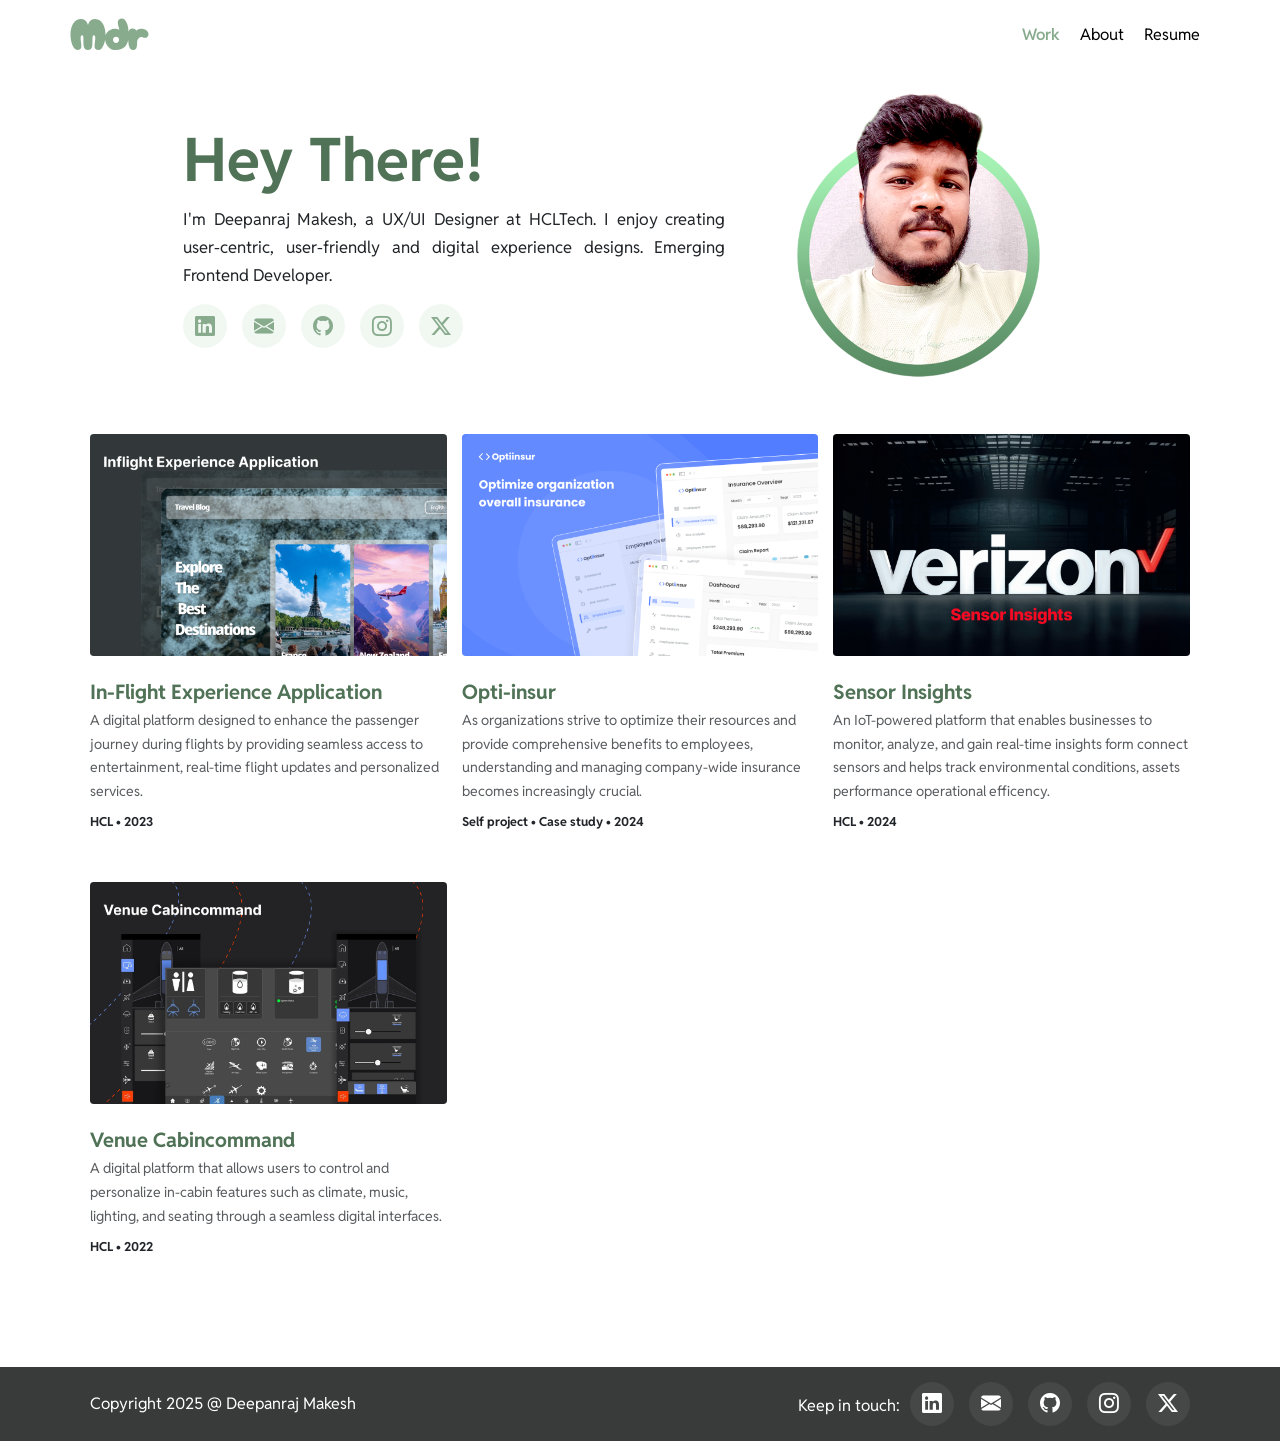
<file: index.html>
<!DOCTYPE html>
<html lang="en">
  <head>
    <meta charset="UTF-8" />
    <meta name="viewport" content="width=device-width, initial-scale=1.0" />
    <meta name="description" content="Portfolio of me — UX Designer at HCLTech with 7+ years of experience in creating user-centered digital products. Specialized in UX research, wireframing, prototyping, and visual design for mobile and web applications.">   
    <meta name="keywords" content="Senior UX Designer, Deepanraj, Deepanraj Makesh, Deeps, UX UI Designer, UI Designer, Frontend, Portfolio, UI Design, Figma, Adobe XD, Web Design, Product Designer">  
    <link rel="icon" type="image/svg"  href="Images/mdr favicon.svg">
    <link
      href="https://cdn.jsdelivr.net/npm/bootstrap@5.3.5/dist/css/bootstrap.min.css"
      rel="stylesheet"
      integrity="sha384-SgOJa3DmI69IUzQ2PVdRZhwQ+dy64/BUtbMJw1MZ8t5HZApcHrRKUc4W0kG879m7"
      crossorigin="anonymous"
    />
    <link
      rel="stylesheet"
      href="https://cdn.jsdelivr.net/npm/bootstrap-icons@1.11.3/font/bootstrap-icons.min.css"
    />
    <link rel="stylesheet" href="style.css" />
    <link rel="preconnect" href="https://fonts.googleapis.com" />
    <link rel="preconnect" href="https://fonts.gstatic.com" crossorigin />
    <link
      href="https://fonts.googleapis.com/css2?family=Reddit+Sans:ital,wght@0,200..900;1,200..900&display=swap"
      rel="stylesheet"
    />
    <title>Deepanraj Makesh - My Work</title>
  </head>
  <body>
    <section id="nav-bar" class="nav-bar container-fluid">
      <nav class="navbar navbar-expand-md">
        <div class="container-lg">
          <a class="navbar-brand" href="index.html"
            ><svg
              width="79"
              height="32"
              viewBox="0 0 79 32"
              fill="none"
              xmlns="http://www.w3.org/2000/svg"
            >
              <path
                fill-rule="evenodd"
                clip-rule="evenodd"
                d="M45.8145 32.0001C43.5945 32.0001 41.6745 31.4751 40.0545 30.4251C38.4645 29.3751 37.2345 28.0101 36.3645 26.3301C35.6445 24.8902 35.2331 23.3952 35.1302 21.8451C35.0998 22.019 35.0676 22.1939 35.0337 22.3698C34.7037 24.0498 34.2237 25.6248 33.5937 27.0948C32.9937 28.5348 32.2587 29.7198 31.3887 30.6498C30.5187 31.5498 29.5287 31.9998 28.4187 31.9998C27.2187 31.9998 26.2737 31.6998 25.5837 31.0998C24.8937 30.4998 24.5487 29.4498 24.5487 27.9498C24.5487 27.2298 24.6087 26.4048 24.7287 25.4748L25.0887 22.5948C25.2087 21.6348 25.2687 20.7498 25.2687 19.9398C25.2687 19.0998 25.1487 18.4398 24.9087 17.9598C24.6987 17.4498 24.2937 17.1948 23.6937 17.1948C23.2737 17.1948 22.9737 17.4648 22.7937 18.0048C22.6437 18.5448 22.5387 19.2648 22.4787 20.1648C22.4487 21.0348 22.4337 22.0098 22.4337 23.0898C22.4337 24.1398 22.4037 25.1898 22.3437 26.2398C22.3137 27.2898 22.1787 28.2348 21.9387 29.0748C21.7287 29.9148 21.2787 30.6198 20.5887 31.1898C19.8987 31.7298 18.9987 31.9998 17.8887 31.9998C16.8387 31.9998 15.9687 31.7298 15.2787 31.1898C14.6187 30.6198 14.1687 29.9148 13.9287 29.0748C13.6887 28.2348 13.5387 27.3048 13.4787 26.2848C13.4187 25.2348 13.3887 24.1848 13.3887 23.1348C13.4187 22.0548 13.4187 21.0648 13.3887 20.1648C13.3587 19.2648 13.2687 18.5448 13.1187 18.0048C12.9687 17.4648 12.6837 17.1948 12.2637 17.1948C11.6637 17.1948 11.2437 17.4498 11.0037 17.9598C10.7637 18.4398 10.6437 19.0998 10.6437 19.9398C10.6437 20.7498 10.6887 21.6348 10.7787 22.5948L11.1387 25.4748C11.2587 26.4048 11.3187 27.2298 11.3187 27.9498C11.3187 29.4498 10.9737 30.4848 10.2837 31.0548C9.62364 31.6248 8.70864 31.9098 7.53864 31.9098C6.36864 31.9098 5.33364 31.4298 4.43364 30.4698C3.56364 29.4798 2.82864 28.2198 2.22864 26.6898C1.65864 25.1298 1.22364 23.4498 0.923633 21.6498C0.623633 19.8498 0.473633 18.1398 0.473633 16.5198C0.473633 14.5398 0.683633 12.6198 1.10364 10.7598C1.55364 8.89971 2.21364 7.23471 3.08364 5.76471C3.98364 4.29471 5.09364 3.12471 6.41364 2.25471C7.73364 1.38471 9.29364 0.949707 11.0937 0.949707C12.5037 0.949707 13.6737 1.26471 14.6037 1.89471C15.5337 2.49471 16.2687 3.25971 16.8087 4.18971C17.3787 5.11971 17.7687 6.06471 17.9787 7.02471C18.1887 6.06471 18.5637 5.11971 19.1037 4.18971C19.6437 3.25971 20.3787 2.49471 21.3087 1.89471C22.2387 1.26471 23.3937 0.949707 24.7737 0.949707C27.0537 0.949707 28.9887 1.65471 30.5787 3.06471C32.1987 4.47471 33.4287 6.42471 34.2687 8.91471C35.1087 11.3748 35.5287 14.2398 35.5287 17.5098C35.5287 17.5324 35.5286 17.555 35.5285 17.5777C35.7586 16.7356 36.0822 15.9781 36.4995 15.3051C37.4595 13.8051 38.6745 12.6951 40.1445 11.9751C41.6145 11.2251 43.1445 10.8501 44.7345 10.8501C45.4845 10.8501 46.2495 10.9401 47.0295 11.1201C47.8095 11.2701 48.5445 11.5401 49.2345 11.9301C49.1145 10.6401 48.8445 9.38008 48.4245 8.15008C48.0345 6.89008 47.8395 5.61508 47.8395 4.32508C47.8395 3.00508 48.2445 2.03008 49.0545 1.40008C49.8645 0.770079 50.7345 0.455078 51.6645 0.455078C52.7445 0.455078 53.6745 0.800078 54.4545 1.49008C55.2345 2.18008 55.8945 3.09508 56.4345 4.23508C57.0045 5.37508 57.4545 6.66508 57.7845 8.10508C58.1145 9.51508 58.3545 10.9701 58.5045 12.4701C58.5497 12.9217 58.588 13.3679 58.6196 13.8086C58.6401 13.7216 58.6614 13.6354 58.6835 13.5499C58.9535 12.6199 59.3885 11.8699 59.9885 11.2999C60.6185 10.6999 61.5035 10.3999 62.6435 10.3999C63.4535 10.3999 64.1885 10.5949 64.8485 10.9849C65.5085 11.3449 65.9285 11.8999 66.1085 12.6499C66.7985 12.0199 67.6685 11.5699 68.7185 11.2999C69.7985 10.9999 70.9085 10.8499 72.0485 10.8499C73.0085 10.8499 73.9835 11.0899 74.9735 11.5699C75.9635 12.0199 76.8035 12.6499 77.4935 13.4599C78.1835 14.2699 78.5285 15.1849 78.5285 16.2049C78.5285 17.0749 78.1985 17.8999 77.5385 18.6799C76.9085 19.4599 76.0085 19.8499 74.8385 19.8499C74.3285 19.8499 73.9085 19.7899 73.5785 19.6699C73.2485 19.5199 72.9335 19.3849 72.6335 19.2649C72.3335 19.1449 71.9735 19.0849 71.5535 19.0849C70.4435 19.0849 69.4235 19.5349 68.4935 20.4349C67.5935 21.3049 67.1435 22.4899 67.1435 23.9899C67.1435 24.7699 67.1135 25.6249 67.0535 26.5549C67.0235 27.4549 66.8885 28.3249 66.6485 29.1649C66.4385 30.0049 66.0485 30.6949 65.4785 31.2349C64.9085 31.7449 64.0835 31.9999 63.0035 31.9999C61.9835 31.9999 61.1435 31.6699 60.4835 31.0099C59.8535 30.3199 59.3735 29.4049 59.0435 28.2649C58.7135 27.1249 58.4885 25.8199 58.3685 24.3499C58.3053 23.5763 58.2588 22.7902 58.2289 21.9917C57.9884 23.1231 57.6003 24.2692 57.0645 25.4301C56.5545 26.6001 55.8195 27.6801 54.8595 28.6701C53.9295 29.6601 52.7295 30.4701 51.2595 31.1001C49.7895 31.7001 47.9745 32.0001 45.8145 32.0001ZM46.0845 24.8901C46.8945 24.8901 47.5995 24.5901 48.1995 23.9901C48.7995 23.3601 49.0995 22.6251 49.0995 21.7851C49.0995 20.9451 48.7995 20.2101 48.1995 19.5801C47.5995 18.9501 46.8945 18.6351 46.0845 18.6351C45.2745 18.6351 44.5545 18.9501 43.9245 19.5801C43.3245 20.2101 43.0245 20.9451 43.0245 21.7851C43.0245 22.6251 43.3245 23.3601 43.9245 23.9901C44.5545 24.5901 45.2745 24.8901 46.0845 24.8901Z"
              />
            </svg>
          </a>
          <button
            class="navbar-toggler"
            type="button"
            data-bs-toggle="collapse"
            data-bs-target="#navbarNav"
            aria-controls="navbarNav"
            aria-expanded="false"
            aria-label="Toggle navigation"
          >
            <span class="navbar-toggler-icon"></span>
          </button>
          <div
            class="collapse navbar-collapse justify-content-end"
            id="navbarNav"
          >
            <ul class="navbar-nav">
              <li class="nav-item">
                <a class="nav-link active" aria-current="page" href="index.html"
                  >Work</a
                >
              </li>
              <li class="nav-item">
                <a class="nav-link" href="about.html">About</a>
              </li>
              <li class="nav-item">
                <a class="nav-link" href="https://drive.google.com/file/d/184ICtgmcQOoaVkO3TAkyrELz4Msd5Y0H/view?usp=sharing" target="_blank">Resume</a>
              </li>
            </ul>
          </div>
        </div>
      </nav>
    </section>
    <section class="hero container-lg py-3">
      <div class="row align-items-center my-4 justify-content-center">
        <div class="col-12 col-md-6 pb-5 pb-md-0">
          <h1 class="h1">Hey There!</h1>
          <p class="pt-3 pb-4">
            I'm Deepanraj Makesh, a UX/UI Designer at HCLTech. I enjoy creating
            user-centric, user-friendly and digital experience designs. Emerging
            Frontend Developer.
          </p>
          <div
            class="hero-social-icons d-flex justify-content-start align-items-center gap-4"
          >
            <a title="Linkedin" target="_blank" href="https://linkedin.com/in/deepanraj-makesh"><i class="bi bi-linkedin"></i></a>
            <a title="Email" href="mailto:deepanmakesh@outlook.com"><i class="bi bi-envelope-fill"></i></a>
            <a title="Github" target="_blank" href="https://github.com/deepanrajmdr"><i class="bi bi-github"></i></a>
            <a title="Instagram" target="_blank" href="https://www.instagram.com/deepan_mdr?igsh=dWtla2tpcGRscnZk"><i class="bi bi-instagram"></i></a>
            <a title="X" target="_blank" href="https://x.com/im_deepanmakesh?t=MS_QFEpMencS3_l5BSVfuw&s=09"><i class="bi bi-twitter-x"></i></a>
          </div>
        </div>
        <div class="col-12 col-md-4">
          <img
            src="Images/shared image.png"
            class="mx-auto d-block"
            alt="My photo"
          />
        </div>
      </div>
    </section>
    <section class="work container-lg py-5">
      <div class="row">
        <div class="col-12 col-sm-6 col-md-4">
          <div class="card">
            <a href="work-inflight.html"
              ><img
                src="Images/Inflight experience.png"
                alt="project thumbnail"
                class="card-img-top rounded"
            /></a>
            <div class="card-body">
              <div class="card-title">
                <a href="#"
                  ><h2 class="h4 fw-bold">
                    In-Flight Experience Application
                  </h2></a
                >
              </div>
              <div class="card-text">
                <a href="#"
                  ><p>
                    A digital platform designed to enhance the passenger journey
                    during flights by providing seamless access to
                    entertainment, real-time flight updates and personalized
                    services.
                  </p></a
                >
                <h5 class="pt-3"><strong>HCL &bull; 2023</strong></h5>
              </div>
            </div>
          </div>
        </div>
        <div class="col-12 col-sm-6 col-md-4">
          <div class="card">
            <a href="work-optiinsur.html"
              ><img
                src="Images/Opti-insur_thumbnail.png"
                alt="project thumbnail"
                class="card-img-top rounded"
            /></a>
            <div class="card-body">
              <div class="card-title">
                <a href="work-optiinsur.html"
                  ><h2 class="h4 fw-bold">Opti-insur</h2></a
                >
              </div>
              <div class="card-text">
                <a href="work-optiinsur.html"
                  ><p>
                    As organizations strive to optimize their resources and
                    provide comprehensive benefits to employees, understanding
                    and managing company-wide insurance becomes increasingly
                    crucial.
                  </p></a
                >
                <h5 class="pt-3">
                  <strong>Self project &bull; Case study &bull; 2024</strong>
                </h5>
              </div>
            </div>
          </div>
        </div>
        <div class="col-12 col-sm-6 col-md-4">
          <div class="card">
            <a
              href="https://www.verizon.com/business/products/internet-of-things/iot-applications/sensor-insights/"
              ><img
                src="Images/Sensor Insights.png"
                alt="project thumbnail"
                class="card-img-top rounded"
            /></a>
            <div class="card-body">
              <div class="card-title">
                <a
                  href="https://www.verizon.com/business/products/internet-of-things/iot-applications/sensor-insights/"
                  ><h2 class="h4 fw-bold">Sensor Insights</h2></a
                >
              </div>
              <div class="card-text">
                <a
                  href="https://www.verizon.com/business/products/internet-of-things/iot-applications/sensor-insights/"
                  ><p>
                    An IoT-powered platform that enables businesses to monitor,
                    analyze, and gain real-time insights form connect sensors
                    and helps track environmental conditions, assets performance
                    operational efficency.
                  </p></a
                >
                <h5 class="pt-3"><strong>HCL &bull; 2024</strong></h5>
              </div>
            </div>
          </div>
        </div>
        <div class="col-12 col-sm-6 col-md-4">
          <div class="card">
            <a
              href="https://play.google.com/store/apps/details?id=com.rockwellcollins.venue.cabinremote.cabinremote30&hl=en"
              ><img
                src="Images/Venue-cabin.png"
                alt="project thumbnail"
                class="card-img-top rounded"
            /></a>
            <div class="card-body">
              <div class="card-title">
                <a
                  href="https://play.google.com/store/apps/details?id=com.rockwellcollins.venue.cabinremote.cabinremote30&hl=en"
                  ><h2 class="h4 fw-bold">Venue Cabincommand</h2></a
                >
              </div>
              <div class="card-text">
                <a
                  href="https://play.google.com/store/apps/details?id=com.rockwellcollins.venue.cabinremote.cabinremote30&hl=en"
                  ><p>
                    A digital platform that allows users to control and
                    personalize in-cabin features such as climate, music,
                    lighting, and seating through a seamless digital interfaces.
                  </p></a
                >
                <h5 class="pt-3"><strong>HCL &bull; 2022</strong></h5>
              </div>
            </div>
          </div>
        </div>
      </div>
    </section>
    <section class="container-fluid footer-section mt-5">
      <div
        class="footer container-lg d-flex flex-column flex-md-row justify-content-between align-items-center py-4"
      >
        <p class="mb-3 mb-sm-0">Copyright 2025 @ Deepanraj Makesh</p>
        <div class="footer-icon-set">
          <span class="me-3">Keep in touch:</span
          ><span
            class="footer-icons d-inline-flex justify-content-start align-items-center gap-4"
            > <a title="Linkedin" target="_blank" href="https://linkedin.com/in/deepanraj-makesh"><i class="bi bi-linkedin"></i></a>
            <a title="Email" href="mailto:deepanmakesh@outlook.com"><i class="bi bi-envelope-fill"></i></a>
            <a title="Github" target="_blank" href="https://github.com/deepanrajmdr"><i class="bi bi-github"></i></a>
            <a title="Instagram" target="_blank" href="https://www.instagram.com/deepan_mdr?igsh=dWtla2tpcGRscnZk"><i class="bi bi-instagram"></i></a>
            <a title="X" target="_blank" href="https://x.com/im_deepanmakesh?t=MS_QFEpMencS3_l5BSVfuw&s=09"><i class="bi bi-twitter-x"></i></a>
        </div>
      </div>
    </section>
    <script
      src="https://cdn.jsdelivr.net/npm/bootstrap@5.3.5/dist/js/bootstrap.bundle.min.js"
      integrity="sha384-k6d4wzSIapyDyv1kpU366/PK5hCdSbCRGRCMv+eplOQJWyd1fbcAu9OCUj5zNLiq"
      crossorigin="anonymous"
    ></script>
    <script src="index.js"></script>
  </body>
</html>
</file>
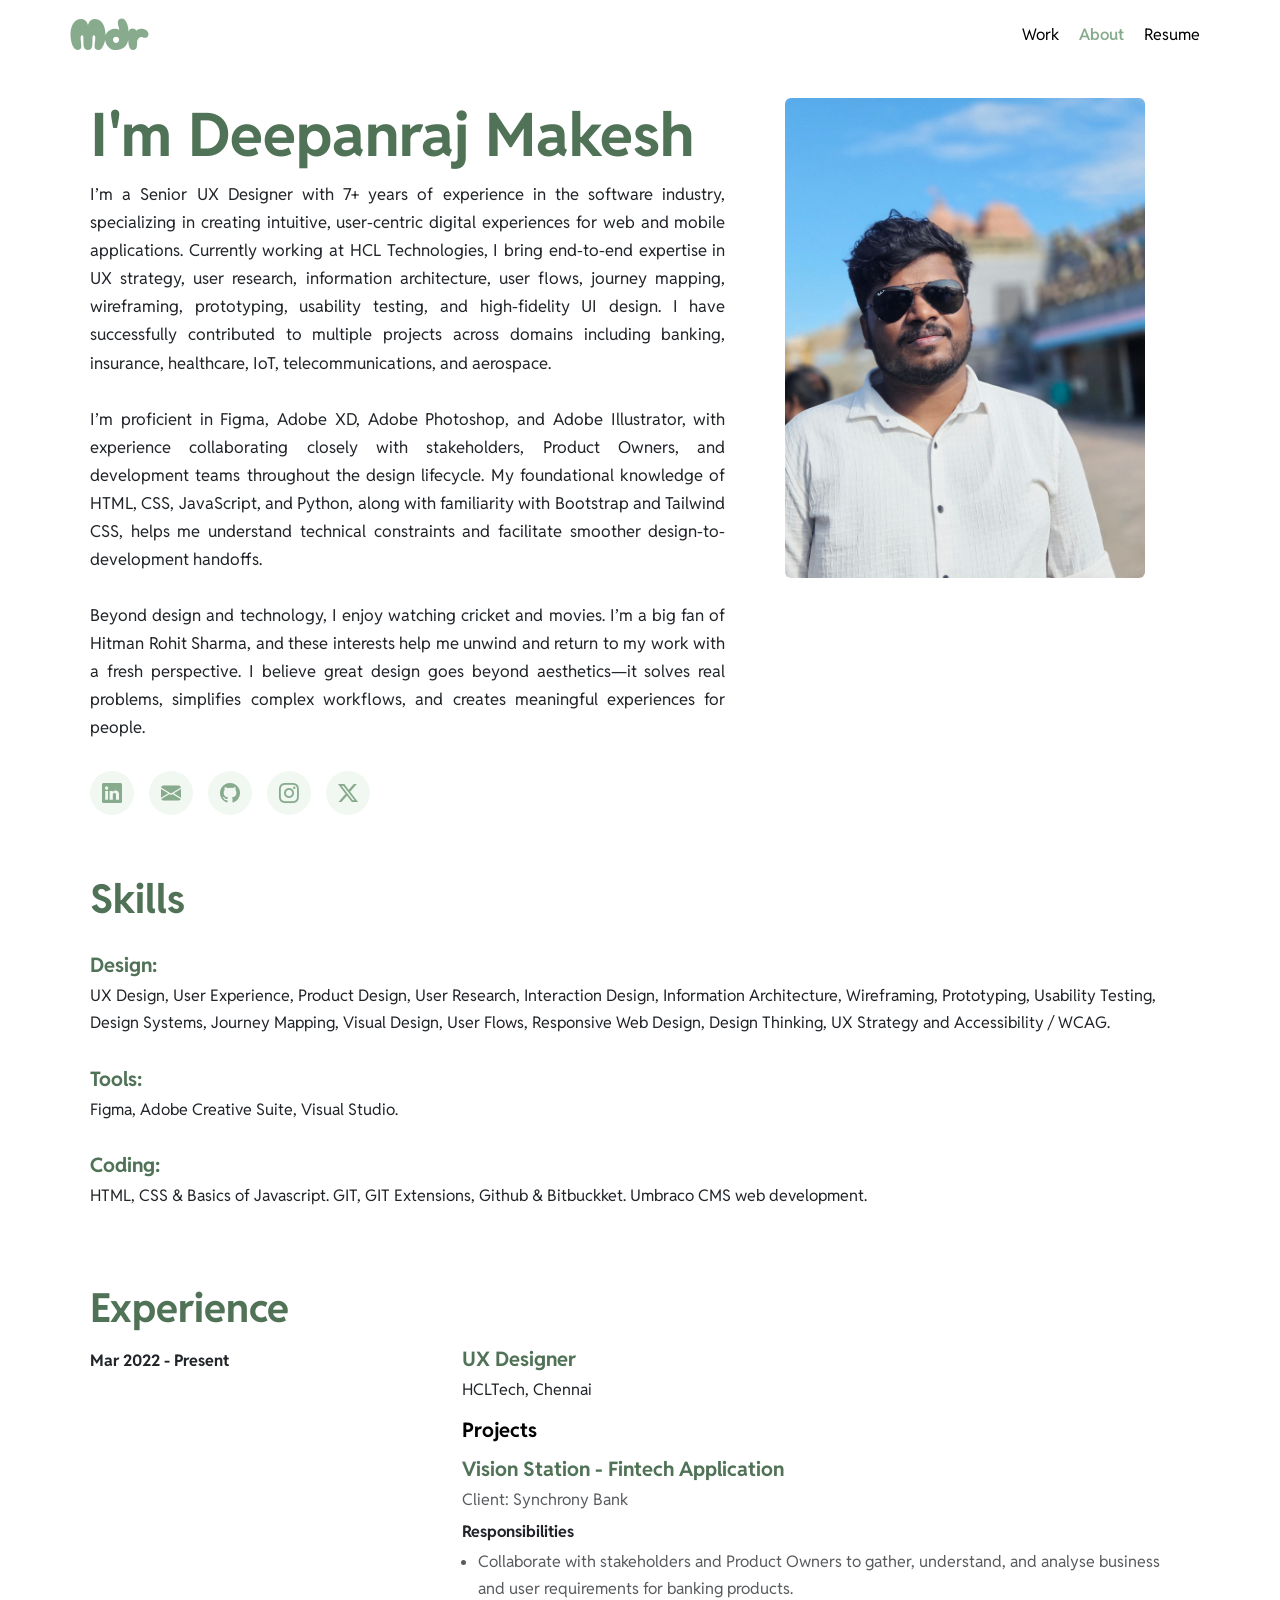
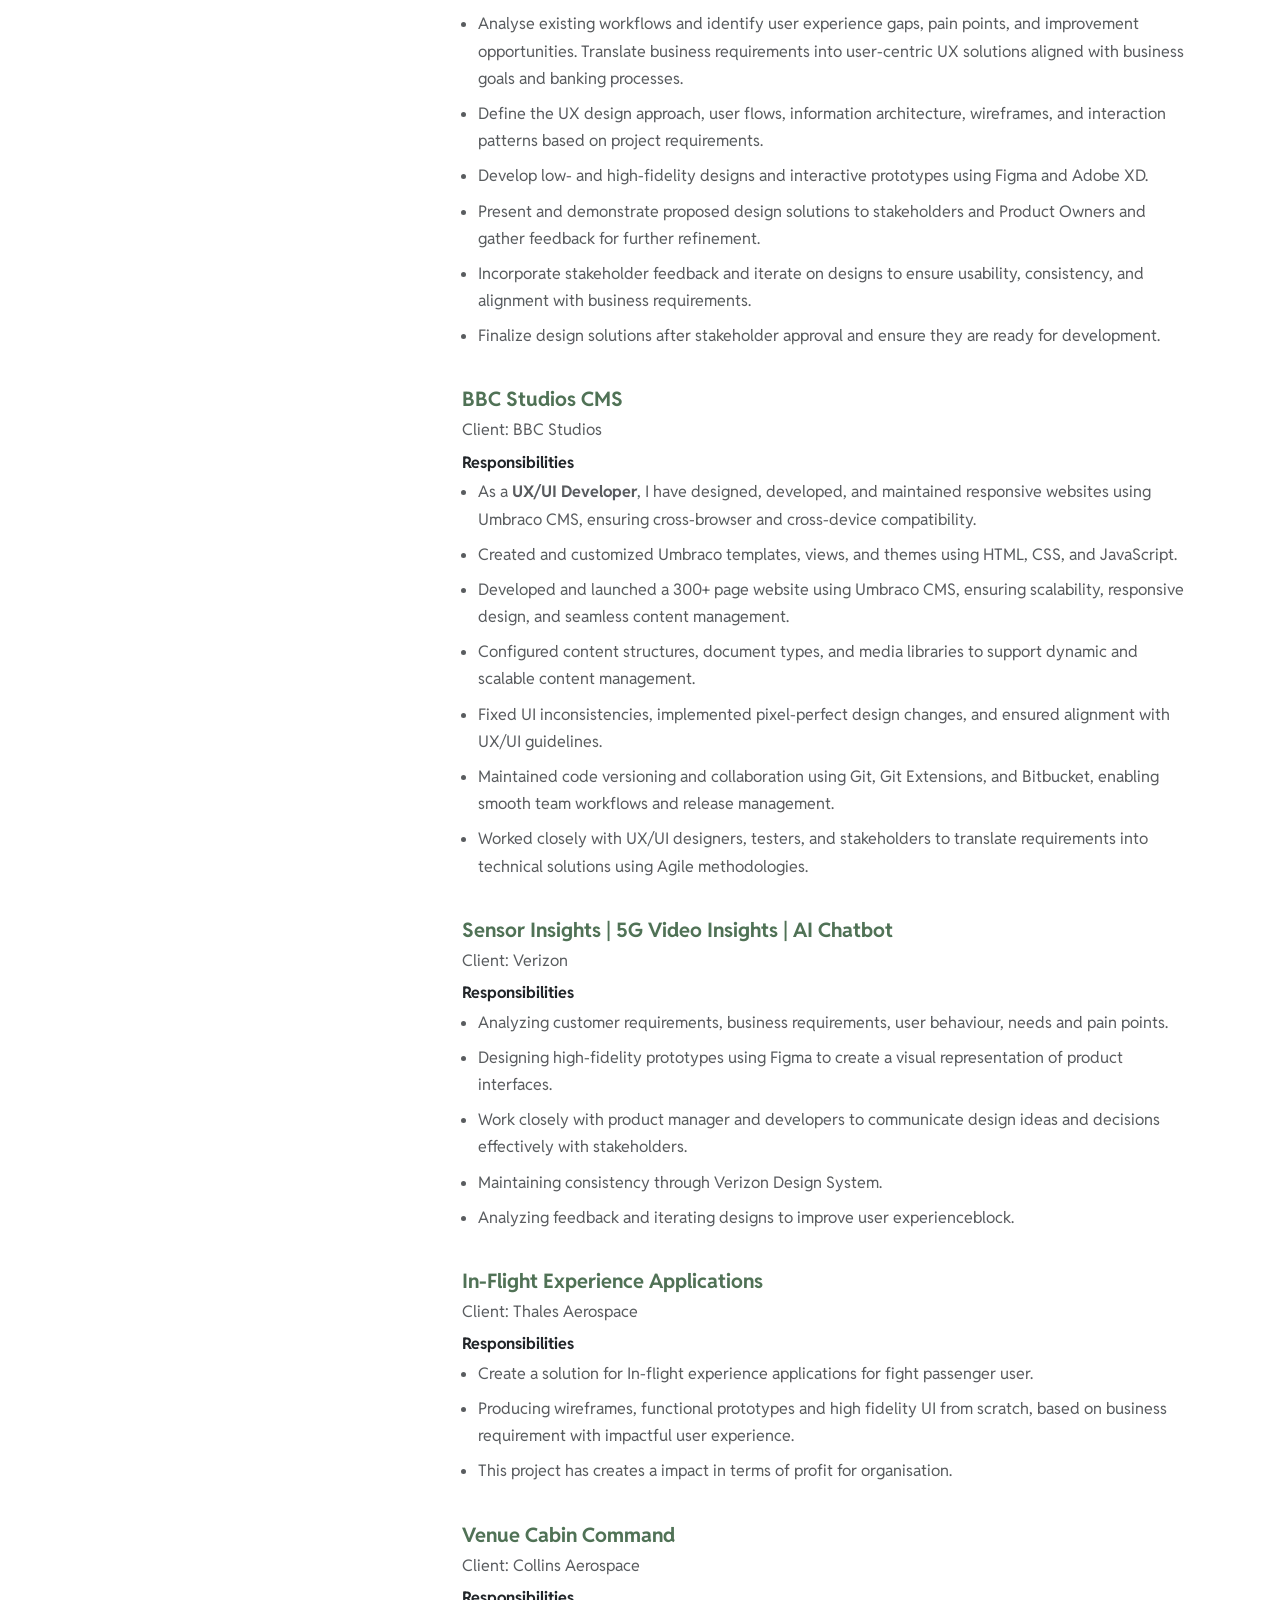
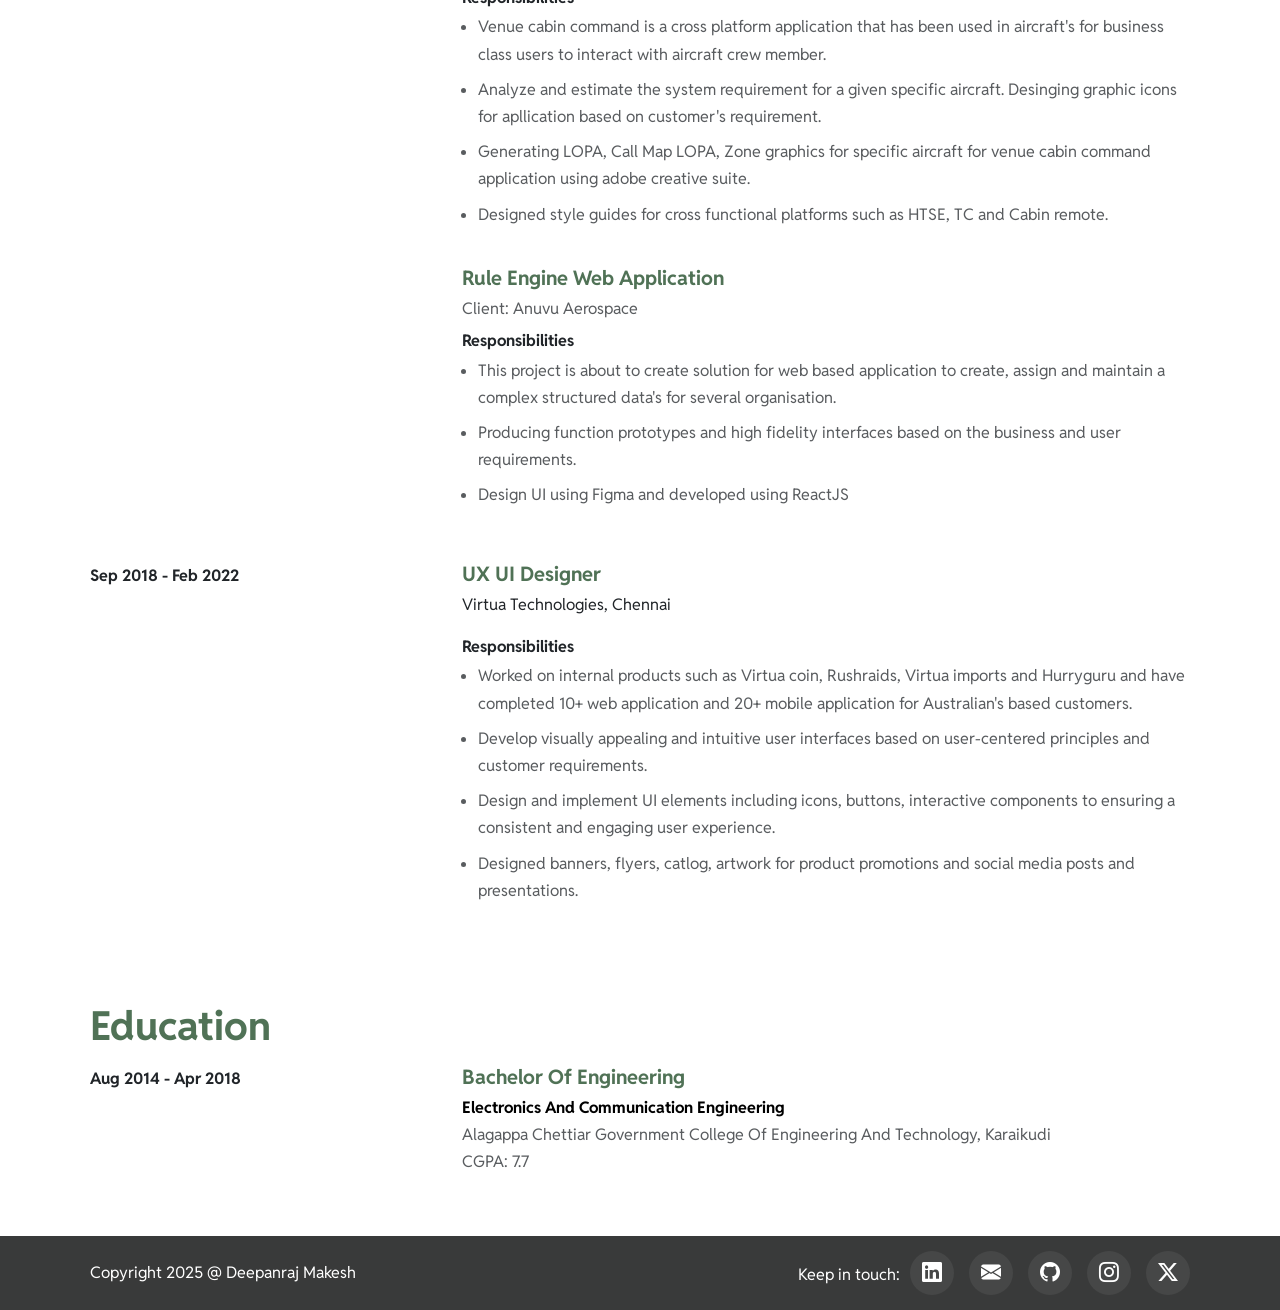
<file: about.html>
<!DOCTYPE html>
<html lang="en">
  <head>
    <meta charset="UTF-8" />
    <meta name="viewport" content="width=device-width, initial-scale=1.0" />
    <meta name="description" content="Portfolio of me — UX Designer at HCL Technologies with 6+ years of experience in creating user-centered digital products. Specialized in UX research, wireframing, prototyping, and visual design for mobile and web applications.">   
    <meta name="keywords" content="UX Designer, Deepanraj, Deepanraj Makesh, Deeps, UX UI Designer, UI Designer, Frontend, Portfolio, UI Design, Figma, Adobe XD, Web Design">  
    <link rel="icon" type="image/svg"  href="Images/mdr favicon.svg">
    <link
      href="https://cdn.jsdelivr.net/npm/bootstrap@5.3.5/dist/css/bootstrap.min.css"
      rel="stylesheet"
      integrity="sha384-SgOJa3DmI69IUzQ2PVdRZhwQ+dy64/BUtbMJw1MZ8t5HZApcHrRKUc4W0kG879m7"
      crossorigin="anonymous"
    />
    <link
      rel="stylesheet"
      href="https://cdn.jsdelivr.net/npm/bootstrap-icons@1.11.3/font/bootstrap-icons.min.css"
    />
    <link rel="stylesheet" href="style.css" />
    <link rel="preconnect" href="https://fonts.googleapis.com" />
    <link rel="preconnect" href="https://fonts.gstatic.com" crossorigin />
    <link
      href="https://fonts.googleapis.com/css2?family=Reddit+Sans:ital,wght@0,200..900;1,200..900&display=swap"
      rel="stylesheet"
    />
    <title>Deepanraj Makesh - About me</title>
  </head>
  <body>
    <section id="nav-bar" class="nav-bar container-fluid">
      <nav class="navbar navbar-expand-md">
        <div class="container-lg">
          <a class="navbar-brand" href="index.html"
            ><svg
              width="79"
              height="32"
              viewBox="0 0 79 32"
              fill="none"
              xmlns="http://www.w3.org/2000/svg"
            >
              <path
                fill-rule="evenodd"
                clip-rule="evenodd"
                d="M45.8145 32.0001C43.5945 32.0001 41.6745 31.4751 40.0545 30.4251C38.4645 29.3751 37.2345 28.0101 36.3645 26.3301C35.6445 24.8902 35.2331 23.3952 35.1302 21.8451C35.0998 22.019 35.0676 22.1939 35.0337 22.3698C34.7037 24.0498 34.2237 25.6248 33.5937 27.0948C32.9937 28.5348 32.2587 29.7198 31.3887 30.6498C30.5187 31.5498 29.5287 31.9998 28.4187 31.9998C27.2187 31.9998 26.2737 31.6998 25.5837 31.0998C24.8937 30.4998 24.5487 29.4498 24.5487 27.9498C24.5487 27.2298 24.6087 26.4048 24.7287 25.4748L25.0887 22.5948C25.2087 21.6348 25.2687 20.7498 25.2687 19.9398C25.2687 19.0998 25.1487 18.4398 24.9087 17.9598C24.6987 17.4498 24.2937 17.1948 23.6937 17.1948C23.2737 17.1948 22.9737 17.4648 22.7937 18.0048C22.6437 18.5448 22.5387 19.2648 22.4787 20.1648C22.4487 21.0348 22.4337 22.0098 22.4337 23.0898C22.4337 24.1398 22.4037 25.1898 22.3437 26.2398C22.3137 27.2898 22.1787 28.2348 21.9387 29.0748C21.7287 29.9148 21.2787 30.6198 20.5887 31.1898C19.8987 31.7298 18.9987 31.9998 17.8887 31.9998C16.8387 31.9998 15.9687 31.7298 15.2787 31.1898C14.6187 30.6198 14.1687 29.9148 13.9287 29.0748C13.6887 28.2348 13.5387 27.3048 13.4787 26.2848C13.4187 25.2348 13.3887 24.1848 13.3887 23.1348C13.4187 22.0548 13.4187 21.0648 13.3887 20.1648C13.3587 19.2648 13.2687 18.5448 13.1187 18.0048C12.9687 17.4648 12.6837 17.1948 12.2637 17.1948C11.6637 17.1948 11.2437 17.4498 11.0037 17.9598C10.7637 18.4398 10.6437 19.0998 10.6437 19.9398C10.6437 20.7498 10.6887 21.6348 10.7787 22.5948L11.1387 25.4748C11.2587 26.4048 11.3187 27.2298 11.3187 27.9498C11.3187 29.4498 10.9737 30.4848 10.2837 31.0548C9.62364 31.6248 8.70864 31.9098 7.53864 31.9098C6.36864 31.9098 5.33364 31.4298 4.43364 30.4698C3.56364 29.4798 2.82864 28.2198 2.22864 26.6898C1.65864 25.1298 1.22364 23.4498 0.923633 21.6498C0.623633 19.8498 0.473633 18.1398 0.473633 16.5198C0.473633 14.5398 0.683633 12.6198 1.10364 10.7598C1.55364 8.89971 2.21364 7.23471 3.08364 5.76471C3.98364 4.29471 5.09364 3.12471 6.41364 2.25471C7.73364 1.38471 9.29364 0.949707 11.0937 0.949707C12.5037 0.949707 13.6737 1.26471 14.6037 1.89471C15.5337 2.49471 16.2687 3.25971 16.8087 4.18971C17.3787 5.11971 17.7687 6.06471 17.9787 7.02471C18.1887 6.06471 18.5637 5.11971 19.1037 4.18971C19.6437 3.25971 20.3787 2.49471 21.3087 1.89471C22.2387 1.26471 23.3937 0.949707 24.7737 0.949707C27.0537 0.949707 28.9887 1.65471 30.5787 3.06471C32.1987 4.47471 33.4287 6.42471 34.2687 8.91471C35.1087 11.3748 35.5287 14.2398 35.5287 17.5098C35.5287 17.5324 35.5286 17.555 35.5285 17.5777C35.7586 16.7356 36.0822 15.9781 36.4995 15.3051C37.4595 13.8051 38.6745 12.6951 40.1445 11.9751C41.6145 11.2251 43.1445 10.8501 44.7345 10.8501C45.4845 10.8501 46.2495 10.9401 47.0295 11.1201C47.8095 11.2701 48.5445 11.5401 49.2345 11.9301C49.1145 10.6401 48.8445 9.38008 48.4245 8.15008C48.0345 6.89008 47.8395 5.61508 47.8395 4.32508C47.8395 3.00508 48.2445 2.03008 49.0545 1.40008C49.8645 0.770079 50.7345 0.455078 51.6645 0.455078C52.7445 0.455078 53.6745 0.800078 54.4545 1.49008C55.2345 2.18008 55.8945 3.09508 56.4345 4.23508C57.0045 5.37508 57.4545 6.66508 57.7845 8.10508C58.1145 9.51508 58.3545 10.9701 58.5045 12.4701C58.5497 12.9217 58.588 13.3679 58.6196 13.8086C58.6401 13.7216 58.6614 13.6354 58.6835 13.5499C58.9535 12.6199 59.3885 11.8699 59.9885 11.2999C60.6185 10.6999 61.5035 10.3999 62.6435 10.3999C63.4535 10.3999 64.1885 10.5949 64.8485 10.9849C65.5085 11.3449 65.9285 11.8999 66.1085 12.6499C66.7985 12.0199 67.6685 11.5699 68.7185 11.2999C69.7985 10.9999 70.9085 10.8499 72.0485 10.8499C73.0085 10.8499 73.9835 11.0899 74.9735 11.5699C75.9635 12.0199 76.8035 12.6499 77.4935 13.4599C78.1835 14.2699 78.5285 15.1849 78.5285 16.2049C78.5285 17.0749 78.1985 17.8999 77.5385 18.6799C76.9085 19.4599 76.0085 19.8499 74.8385 19.8499C74.3285 19.8499 73.9085 19.7899 73.5785 19.6699C73.2485 19.5199 72.9335 19.3849 72.6335 19.2649C72.3335 19.1449 71.9735 19.0849 71.5535 19.0849C70.4435 19.0849 69.4235 19.5349 68.4935 20.4349C67.5935 21.3049 67.1435 22.4899 67.1435 23.9899C67.1435 24.7699 67.1135 25.6249 67.0535 26.5549C67.0235 27.4549 66.8885 28.3249 66.6485 29.1649C66.4385 30.0049 66.0485 30.6949 65.4785 31.2349C64.9085 31.7449 64.0835 31.9999 63.0035 31.9999C61.9835 31.9999 61.1435 31.6699 60.4835 31.0099C59.8535 30.3199 59.3735 29.4049 59.0435 28.2649C58.7135 27.1249 58.4885 25.8199 58.3685 24.3499C58.3053 23.5763 58.2588 22.7902 58.2289 21.9917C57.9884 23.1231 57.6003 24.2692 57.0645 25.4301C56.5545 26.6001 55.8195 27.6801 54.8595 28.6701C53.9295 29.6601 52.7295 30.4701 51.2595 31.1001C49.7895 31.7001 47.9745 32.0001 45.8145 32.0001ZM46.0845 24.8901C46.8945 24.8901 47.5995 24.5901 48.1995 23.9901C48.7995 23.3601 49.0995 22.6251 49.0995 21.7851C49.0995 20.9451 48.7995 20.2101 48.1995 19.5801C47.5995 18.9501 46.8945 18.6351 46.0845 18.6351C45.2745 18.6351 44.5545 18.9501 43.9245 19.5801C43.3245 20.2101 43.0245 20.9451 43.0245 21.7851C43.0245 22.6251 43.3245 23.3601 43.9245 23.9901C44.5545 24.5901 45.2745 24.8901 46.0845 24.8901Z"
              />
            </svg>
          </a>
          <button
            class="navbar-toggler"
            type="button"
            data-bs-toggle="collapse"
            data-bs-target="#navbarNav"
            aria-controls="navbarNav"
            aria-expanded="false"
            aria-label="Toggle navigation"
          >
            <span class="navbar-toggler-icon"></span>
          </button>
          <div
            class="collapse navbar-collapse justify-content-end"
            id="navbarNav"
          >
            <ul class="navbar-nav">
              <li class="nav-item">
                <a class="nav-link" href="index.html">Work</a>
              </li>
              <li class="nav-item">
                <a class="nav-link active" aria-current="page" href="about.html"
                  >About</a
                >
              </li>
              <li class="nav-item">
                <a class="nav-link" href="https://drive.google.com/file/d/184ICtgmcQOoaVkO3TAkyrELz4Msd5Y0H/view?usp=sharing" target="_blank">Resume</a>
              </li>
            </ul>
          </div>
        </div>
      </nav>
    </section>
    <section class="hero container-lg py-4">
      <div class="row my-4">
        <div class="col-12 col-md-6 col-lg-7 pb-5 pb-md-0">
          <h1 class="h1">I'm Deepanraj Makesh</h1>
          <p class="pt-3 pb-5">
            I’m a Senior UX Designer with 7+ years of experience in the software industry, specializing in creating intuitive, user-centric digital experiences for web and mobile applications. Currently working at HCL Technologies, I bring end-to-end expertise in UX strategy, user research, information architecture, user flows, journey mapping, wireframing, prototyping, usability testing, and high-fidelity UI design.
            I have successfully contributed to multiple projects across domains including banking, insurance, healthcare, IoT, telecommunications, and aerospace. 
            <br />
            <br />
            I’m proficient in Figma, Adobe XD, Adobe Photoshop, and Adobe Illustrator, with experience collaborating closely with stakeholders, Product Owners, and development teams throughout the design lifecycle. My foundational knowledge of HTML, CSS, JavaScript, and Python, along with familiarity with Bootstrap and Tailwind CSS, helps me understand technical constraints and facilitate smoother design-to-development handoffs.
            <br />
            <br />
            Beyond design and technology, I enjoy watching cricket and movies. I’m a big fan of Hitman Rohit Sharma, and these interests help me unwind and return to my work with a fresh perspective.
            I believe great design goes beyond aesthetics—it solves real problems, simplifies complex workflows, and creates meaningful experiences for people.
            
           
          </p>
          <div
            class="hero-social-icons d-flex justify-content-start align-items-center gap-4"
          >
           <a title="Linkedin" target="_blank" href="https://linkedin.com/in/deepanraj-makesh"><i class="bi bi-linkedin"></i></a>
            <a title="Email" href="mailto:deepanmakesh@outlook.com"><i class="bi bi-envelope-fill"></i></a>
            <a title="Github" target="_blank" href="https://github.com/deepanrajmdr"><i class="bi bi-github"></i></a>
            <a title="Instagram" target="_blank" href="https://www.instagram.com/deepan_mdr?igsh=dWtla2tpcGRscnZk"><i class="bi bi-instagram"></i></a>
            <a title="X" target="_blank" href="https://x.com/im_deepanmakesh?t=MS_QFEpMencS3_l5BSVfuw&s=09"><i class="bi bi-twitter-x"></i></a>
          </div>
        </div>
        <div class="col-12 col-md-6 col-lg-5">
          <img
            src="Images/Deepz.jpg"
            class="mx-auto d-block my-md-auto"
            alt="My photo"
          />
        </div>
      </div>
    </section>

    <section class="container-lg skills py-5">
      <h2 class="h2 mb-4">Skills</h2>
      <div class="py-4">
        <h4 class="h4 mb-2">Design:</h4>
        <p>
          UX Design,
User Experience,
Product Design,
User Research,
Interaction Design,
Information Architecture,
Wireframing,
Prototyping,
Usability Testing,
Design Systems,
Journey Mapping,
Visual Design,
User Flows,
Responsive Web Design,
Design Thinking,
UX Strategy and
Accessibility / WCAG.
        </p>
      </div>
      <div class="py-4">
        <h4 class="h4 mb-2">Tools:</h4>
        <p>Figma, Adobe Creative Suite, Visual Studio.</p>
      </div>
      <div class="py-4">
        <h4 class="h4 mb-2">Coding:</h4>
        <p>HTML, CSS & Basics of Javascript. GIT, GIT Extensions, Github & Bitbuckket. Umbraco CMS web development. </p>
      </div>
    </section>

    <section class="experience container-lg py-5">
      <h2 class="h2 mb-4">Experience</h2>
      <div class="row">
        <div class="col-12 col-md-4 mb-3 mb-sm-0">
          <p class="fw-bold">Mar 2022 - Present</p>
        </div>
        <div class="col-12 col-md-8">
          <div class="pb-4">
            <h4 class="h4 mb-2">UX Designer</h4>
            <p>HCLTech, Chennai</p>
          </div>
          <div class="pb-3">
            <h4 class="h4 mb-2 heading-secondary-color">Projects</h4>
          </div>
          <div class="pb-5">
            <div class="pb-2">
              <h4 class="h4 mb-2">
                Vision Station - Fintech Application
              </h4>
              <span class="text-secondary-color">Client: Synchrony Bank</span>
            </div>
            <p class="fw-bold mb-1">Responsibilities</p>
            <ul class="text-secondary-color ms-4">
              <li>Collaborate with stakeholders and Product Owners to gather, understand, and analyse business and user requirements for banking products.              </li>
              <li>Analyse existing workflows and identify user experience gaps, pain points, and improvement opportunities. Translate business requirements into user-centric UX solutions aligned with business goals and banking processes.              </li>
              <li>Define the UX design approach, user flows, information architecture, wireframes, and interaction patterns based on project requirements.</li>
              <li>
                Develop low- and high-fidelity designs and interactive prototypes using Figma and Adobe XD.
              </li>
              <li>Present and demonstrate proposed design solutions to stakeholders and Product Owners and gather feedback for further refinement.</li>
              <li>Incorporate stakeholder feedback and iterate on designs to ensure usability, consistency, and alignment with business requirements.</li>
              <li>
                Finalize design solutions after stakeholder approval and ensure they are ready for development.
              </li>
            </ul>
          </div>
          <div class="pb-5">
            <div class="pb-2">
              <h4 class="h4 mb-2">
                BBC Studios CMS
              </h4>
              <span class="text-secondary-color">Client: BBC Studios</span>
            </div>
            <p class="fw-bold mb-1">Responsibilities</p>
            <ul class="text-secondary-color ms-4">
              <li>
                As a <strong>UX/UI Developer</strong>, I have designed, developed, and maintained responsive websites using Umbraco CMS, ensuring cross-browser and cross-device compatibility.
              </li>
              <li>
                Created and customized Umbraco templates, views, and themes using HTML, CSS, and JavaScript.
              </li>
              <li>Developed and launched a 300+ page website using Umbraco CMS, ensuring scalability, responsive design, and seamless content management.</li>
              <li>
                Configured content structures, document types, and media libraries to support dynamic and scalable content management.
              </li>
              <li>Fixed UI inconsistencies, implemented pixel-perfect design changes, and ensured alignment with UX/UI guidelines.</li>
              <li>Maintained code versioning and collaboration using Git, Git Extensions, and Bitbucket, enabling smooth team workflows and release management.</li>
              <li>
                Worked closely with UX/UI designers, testers, and stakeholders to translate requirements into technical solutions using Agile methodologies.
              </li>
            </ul>
          </div>
          <div class="pb-5">
            <div class="pb-2">
              <h4 class="h4 mb-2">
                Sensor Insights | 5G Video Insights | AI Chatbot
              </h4>
              <span class="text-secondary-color">Client: Verizon</span>
            </div>
            <p class="fw-bold mb-1">Responsibilities</p>
            <ul class="text-secondary-color ms-4">
              <li>
                Analyzing customer requirements, business requirements, user
                behaviour, needs and pain points.
              </li>
              <li>
                Designing high-fidelity prototypes using Figma to create a
                visual representation of product interfaces.
              </li>
              <li>
                Work closely with product manager and developers to communicate
                design ideas and decisions effectively with stakeholders.
              </li>
              <li>Maintaining consistency through Verizon Design System.</li>
              <li>
                Analyzing feedback and iterating designs to improve user
                experienceblock.
              </li>
            </ul>
          </div>
          <div class="pb-5">
            <div class="pb-2">
              <h4 class="h4 mb-2">In-Flight Experience Applications</h4>
              <span class="text-secondary-color">Client: Thales Aerospace</span>
            </div>
            <p class="fw-bold mb-1">Responsibilities</p>
            <ul class="text-secondary-color ms-4">
              <li>
                Create a solution for In-flight experience applications for
                fight passenger user.
              </li>
              <li>
                Producing wireframes, functional prototypes and high fidelity UI
                from scratch, based on business requirement with impactful user
                experience.
              </li>
              <li>
                This project has creates a impact in terms of profit for
                organisation.
              </li>
            </ul>
          </div>

          <div class="pb-5">
            <div class="pb-2">
              <h4 class="h4 mb-2">Venue Cabin Command</h4>
              <span class="text-secondary-color"
                >Client: Collins Aerospace</span
              >
            </div>
            <p class="fw-bold mb-1">Responsibilities</p>
            <ul class="text-secondary-color ms-4">
              <li>
                Venue cabin command is a cross platform application that has
                been used in aircraft's for business class users to interact
                with aircraft crew member.
              </li>
              <li>
                Analyze and estimate the system requirement for a given specific
                aircraft. Desinging graphic icons for apllication based on
                customer's requirement.
              </li>
              <li>
                Generating LOPA, Call Map LOPA, Zone graphics for specific
                aircraft for venue cabin command application using adobe
                creative suite.
              </li>
              <li>
                Designed style guides for cross functional platforms such as
                HTSE, TC and Cabin remote.
              </li>
            </ul>
          </div>
          <div class="pb-5">
            <div class="pb-2">
              <h4 class="h4 mb-2">Rule Engine Web Application</h4>
              <span class="text-secondary-color">Client: Anuvu Aerospace</span>
            </div>
            <p class="fw-bold mb-1">Responsibilities</p>
            <ul class="text-secondary-color ms-4">
              <li>
                This project is about to create solution for web based
                application to create, assign and maintain a complex structured
                data's for several organisation.
              </li>
              <li>
                Producing function prototypes and high fidelity interfaces based
                on the business and user requirements.
              </li>
              <li>Design UI using Figma and developed using ReactJS</li>
            </ul>
          </div>
        </div>
      </div>
      <div class="row mt-4">
        <div class="col-12 col-md-4 mb-3 mb-sm-0">
          <p class="fw-bold">Sep 2018 - Feb 2022</p>
        </div>
        <div class="col-12 col-md-8">
          <div class="pb-4">
            <h4 class="h4 mb-2">UX UI Designer</h4>
            <p>Virtua Technologies, Chennai</p>
          </div>

          <div class="pb-5">
            <p class="fw-bold mb-1">Responsibilities</p>
            <ul class="text-secondary-color ms-4">
              <li>
                Worked on internal products such as Virtua coin, Rushraids,
                Virtua imports and Hurryguru and have completed 10+ web
                application and 20+ mobile application for Australian's based
                customers.
              </li>
              <li>
                Develop visually appealing and intuitive user interfaces based
                on user-centered principles and customer requirements.
              </li>
              <li>
                Design and implement UI elements including icons, buttons,
                interactive components to ensuring a consistent and engaging
                user experience.
              </li>
              <li>
                Designed banners, flyers, catlog, artwork for product promotions
                and social media posts and presentations.
              </li>
            </ul>
          </div>
        </div>
      </div>
    </section>

    <section class="education container-lg py-5">
      <h2 class="h2 mb-4">Education</h2>
      <div class="row">
        <div class="col-12 col-md-4 mb-3 mb-sm-0">
          <p class="fw-bold">Aug 2014 - Apr 2018</p>
        </div>
        <div class="col-12 col-md-8">
          <div>
            <h4 class="h4 mb-2">Bachelor Of Engineering</h4>            
          </div>
          <div> 
            <p class="fw-bold heading-secondary-color">Electronics And Communication Engineering</p>
            <p class="text-secondary-color">Alagappa Chettiar Government College Of Engineering And Technology, Karaikudi</p>
            <p class="text-secondary-color">CGPA: 7.7</p>
          </div>
        </div>
    </section>

    <section class="container-fluid footer-section mt-5">
      <div
        class="footer container-lg d-flex flex-column flex-md-row justify-content-between align-items-center py-4"
      >
        <p class="mb-3 mb-sm-0">Copyright 2025 @ Deepanraj Makesh</p>
        <div class="footer-icon-set">
          <span class="me-3">Keep in touch:</span
          ><span
            class="footer-icons d-inline-flex justify-content-start align-items-center gap-4"
            > <a title="Linkedin" target="_blank" href="https://linkedin.com/in/deepanraj-makesh"><i class="bi bi-linkedin"></i></a>
            <a title="Email" href="mailto:deepanmakesh@outlook.com"><i class="bi bi-envelope-fill"></i></a>
            <a title="Github" target="_blank" href="https://github.com/deepanrajmdr"><i class="bi bi-github"></i></a>
            <a title="Instagram" target="_blank" href="https://www.instagram.com/deepan_mdr?igsh=dWtla2tpcGRscnZk"><i class="bi bi-instagram"></i></a>
            <a title="X" target="_blank" href="https://x.com/im_deepanmakesh?t=MS_QFEpMencS3_l5BSVfuw&s=09"><i class="bi bi-twitter-x"></i></a></span>
        </div>
      </div>
    </section>

    <script
      src="https://cdn.jsdelivr.net/npm/bootstrap@5.3.5/dist/js/bootstrap.bundle.min.js"
      integrity="sha384-k6d4wzSIapyDyv1kpU366/PK5hCdSbCRGRCMv+eplOQJWyd1fbcAu9OCUj5zNLiq"
      crossorigin="anonymous"
    ></script>
     <script src="index.js"></script>
  </body>
</html>
</file>
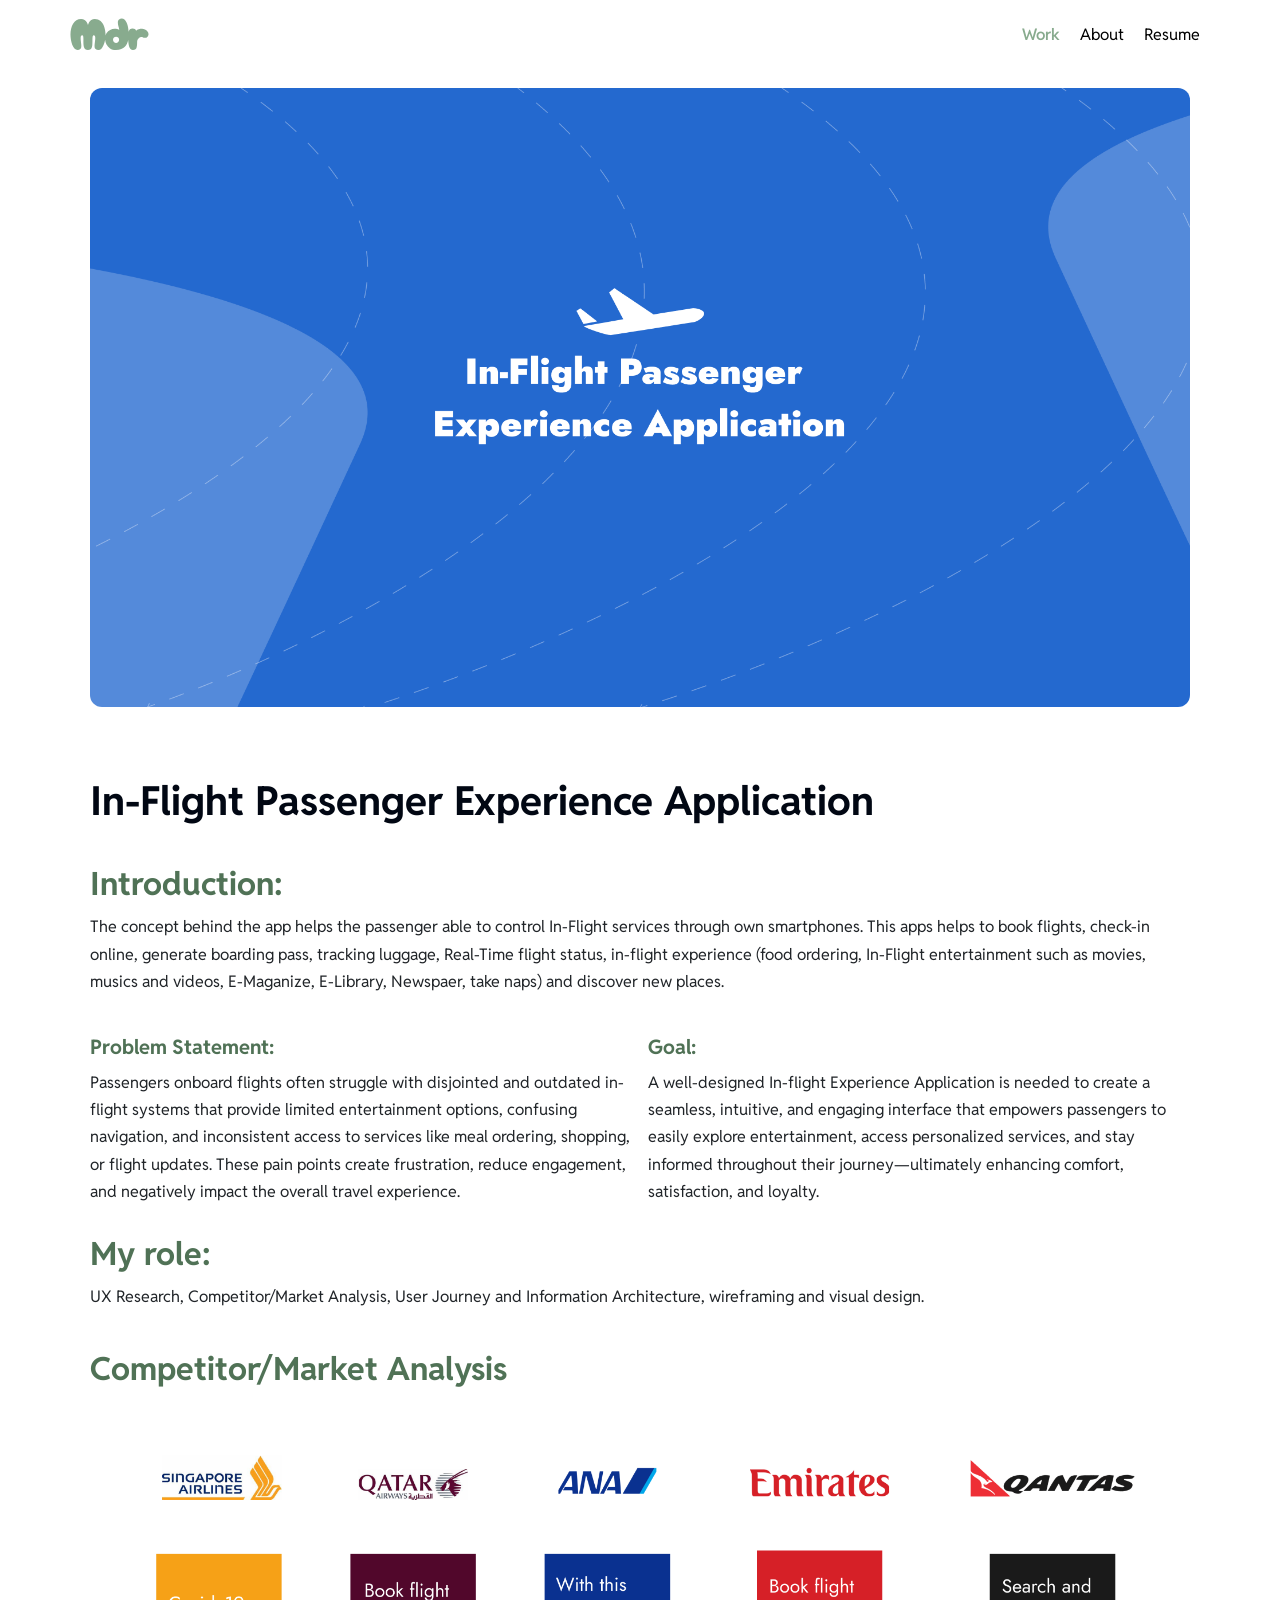
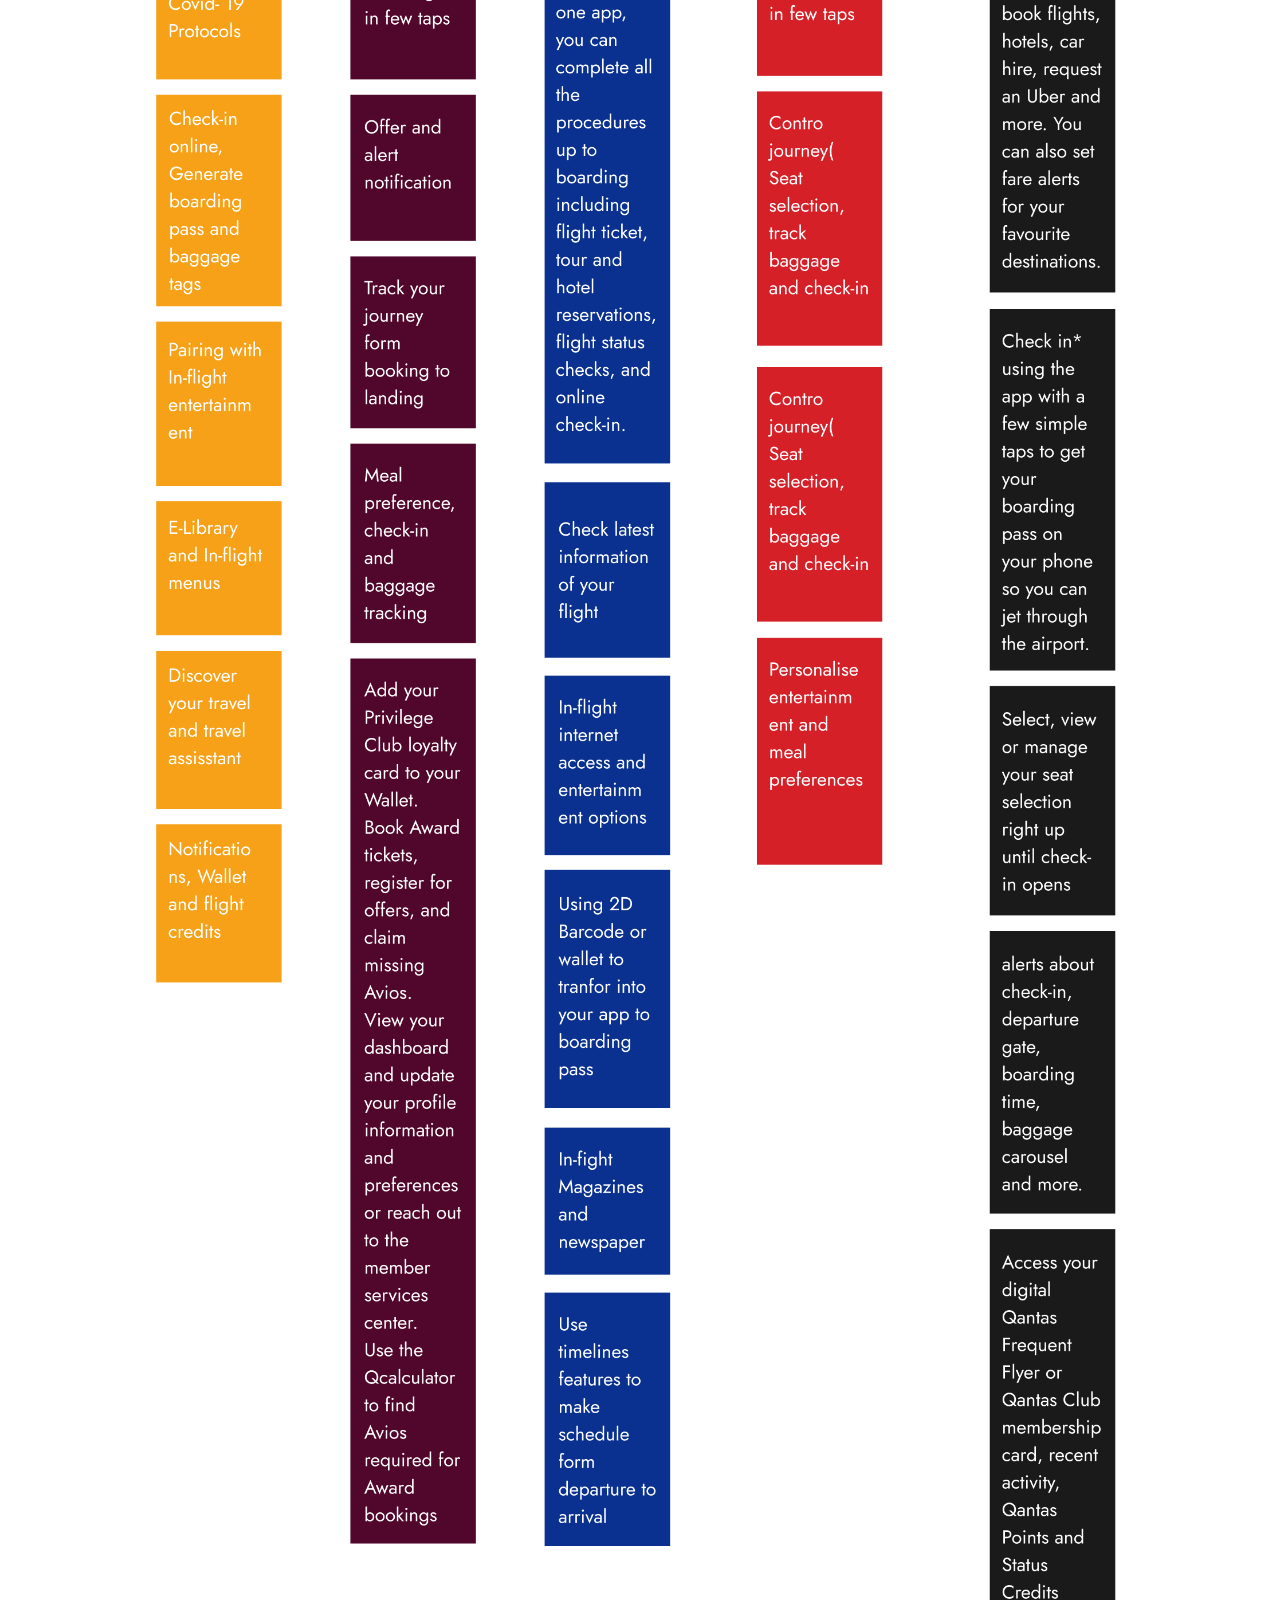
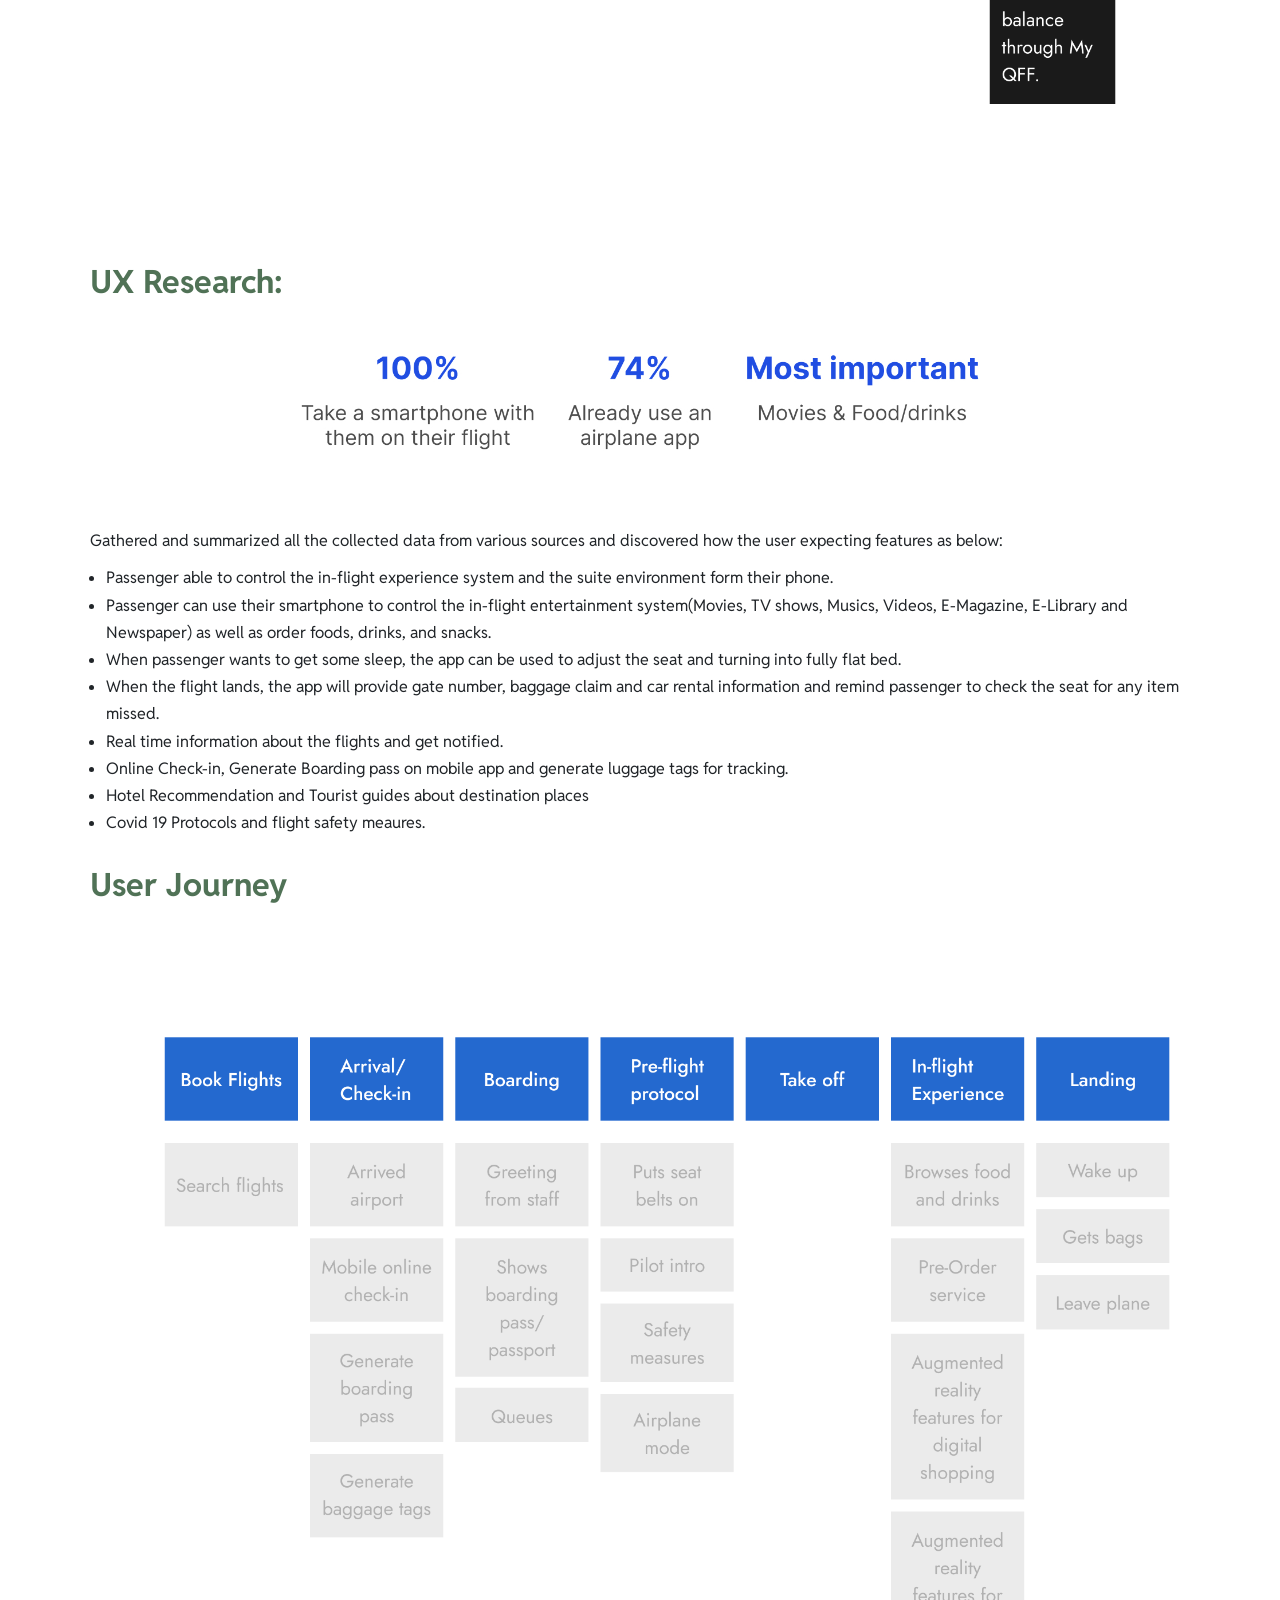
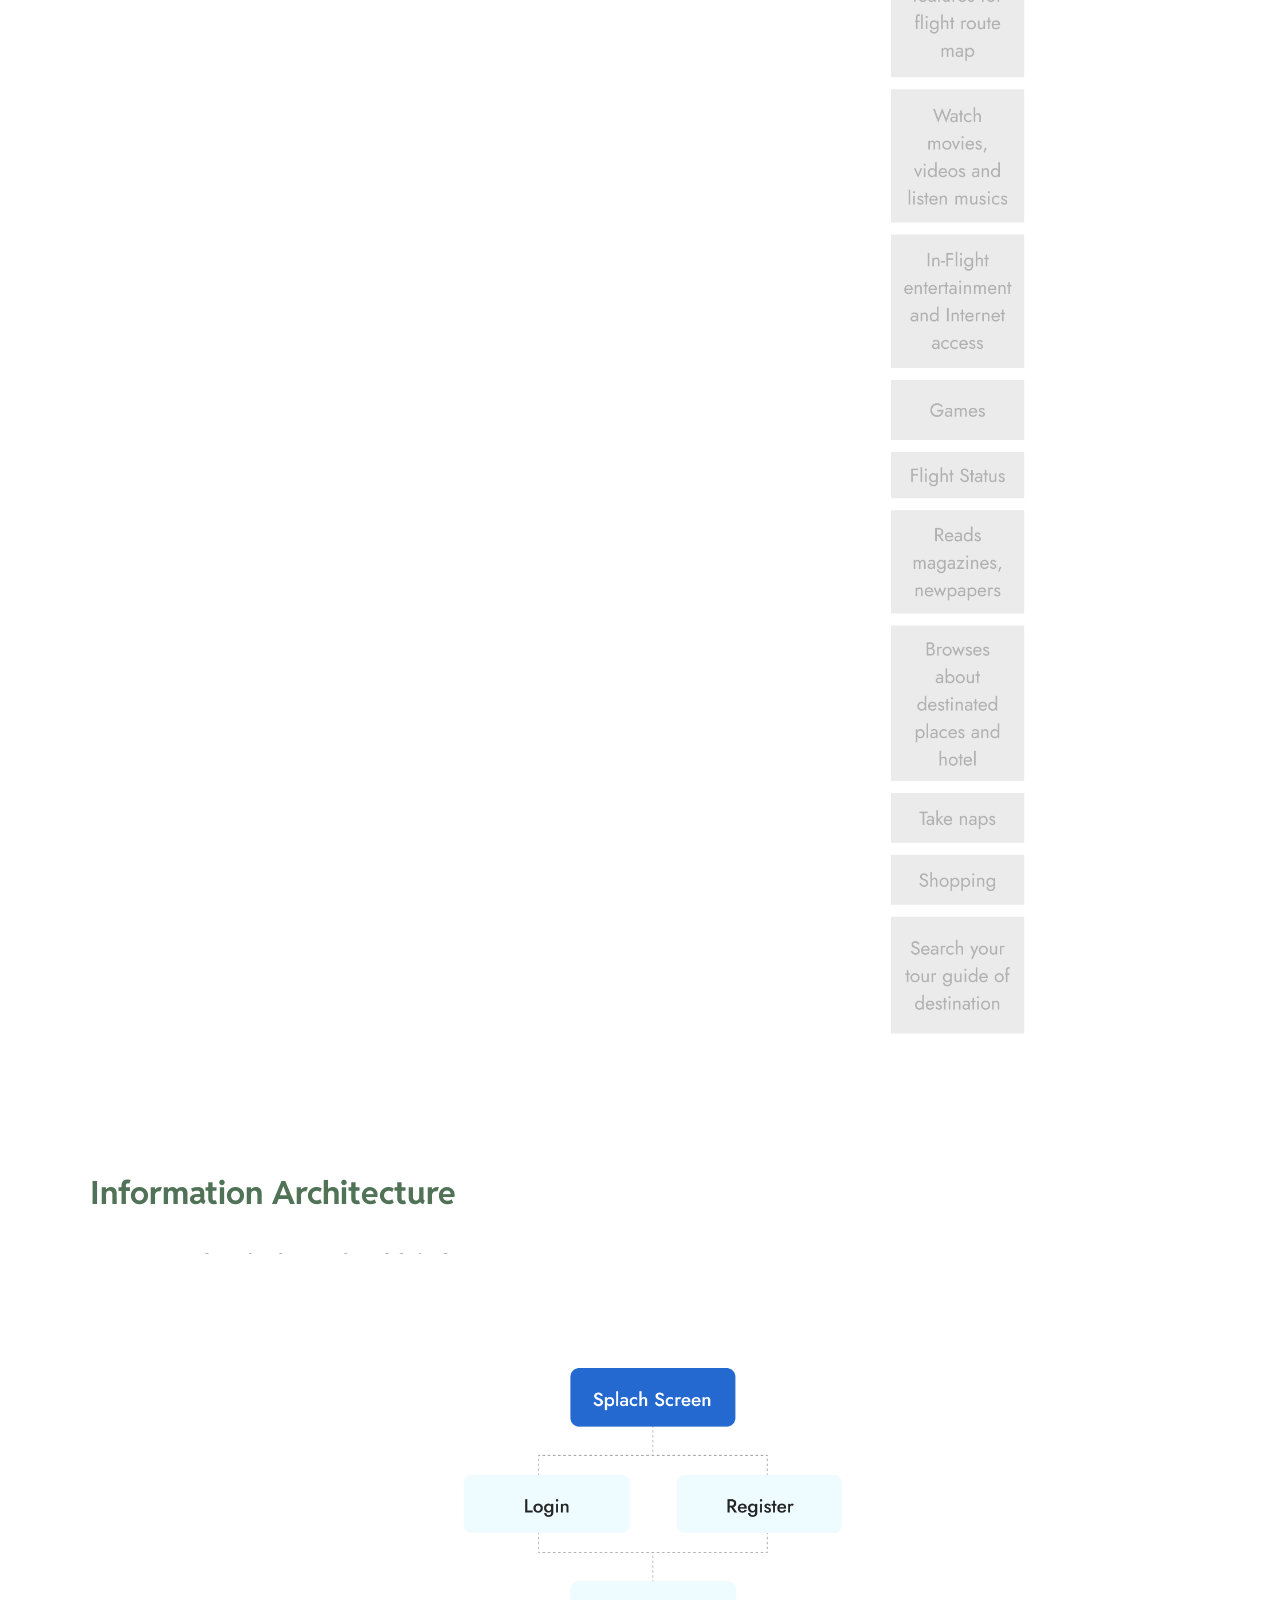
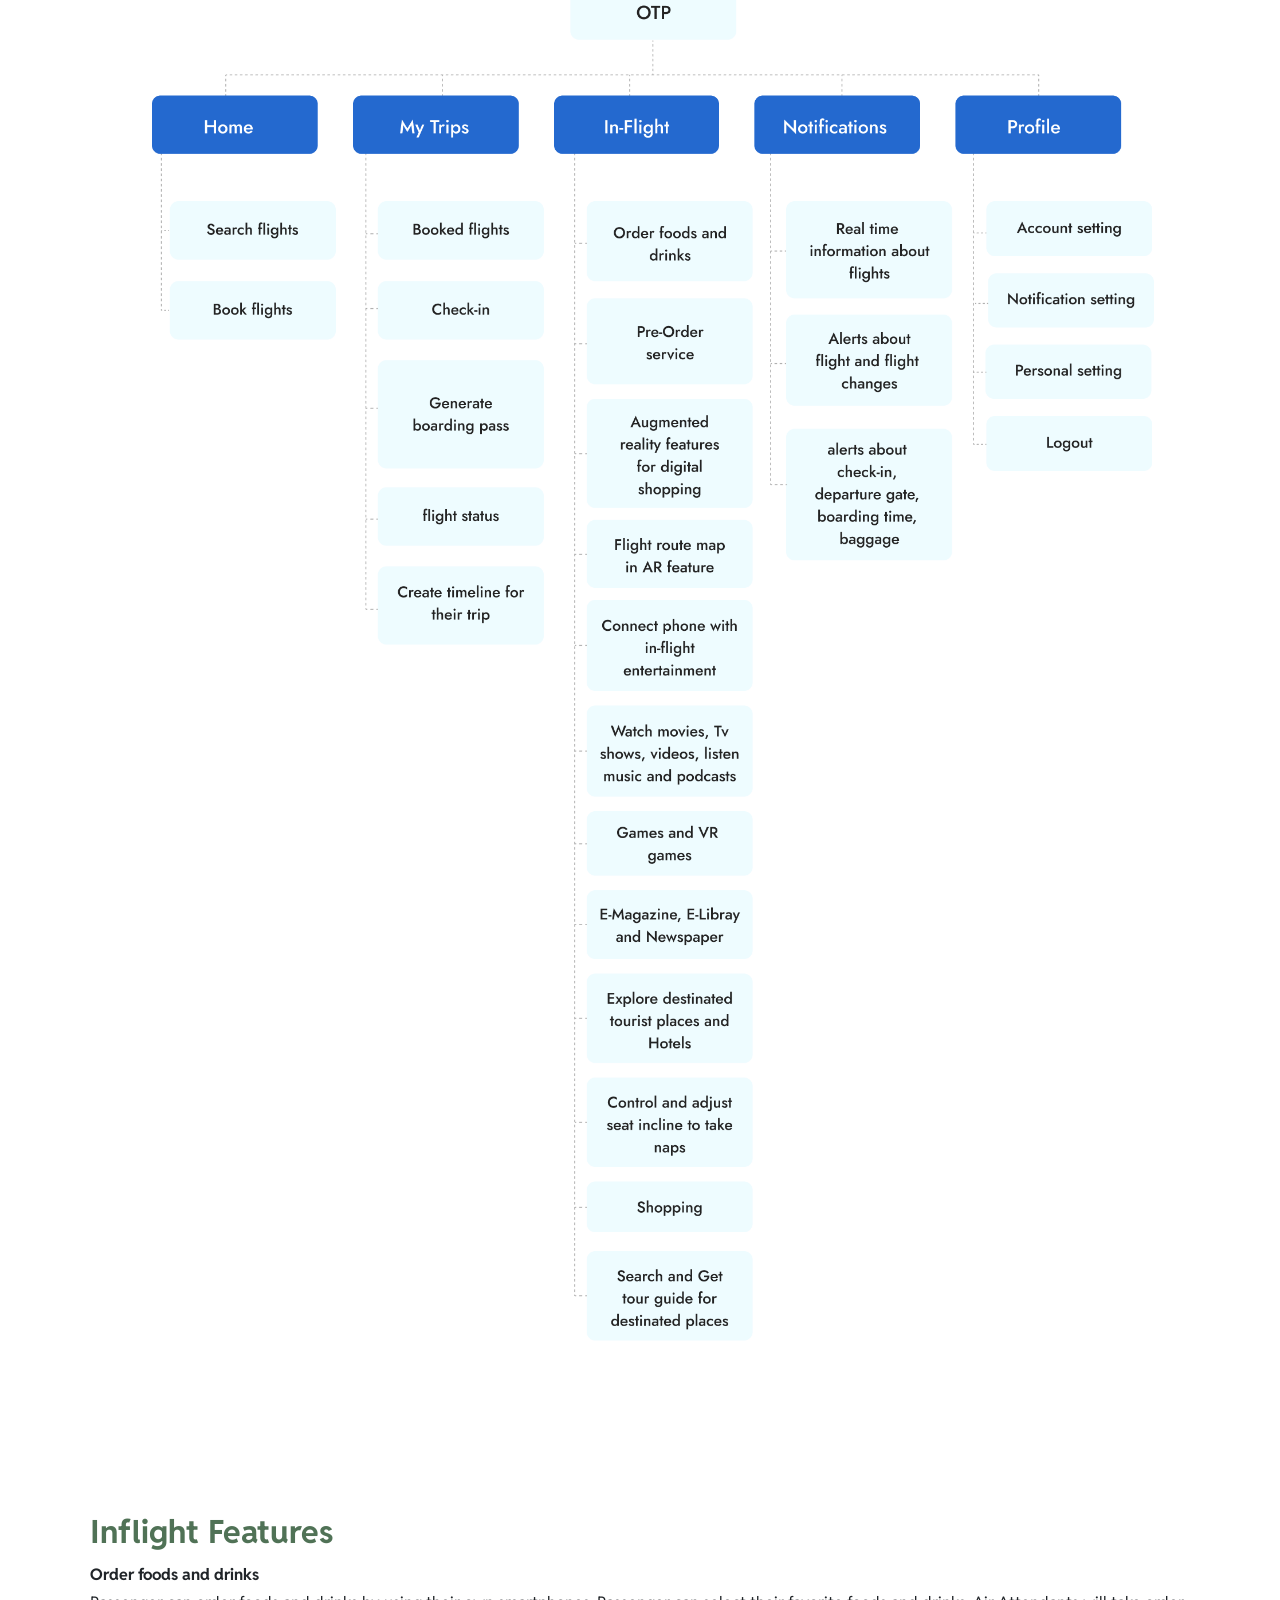
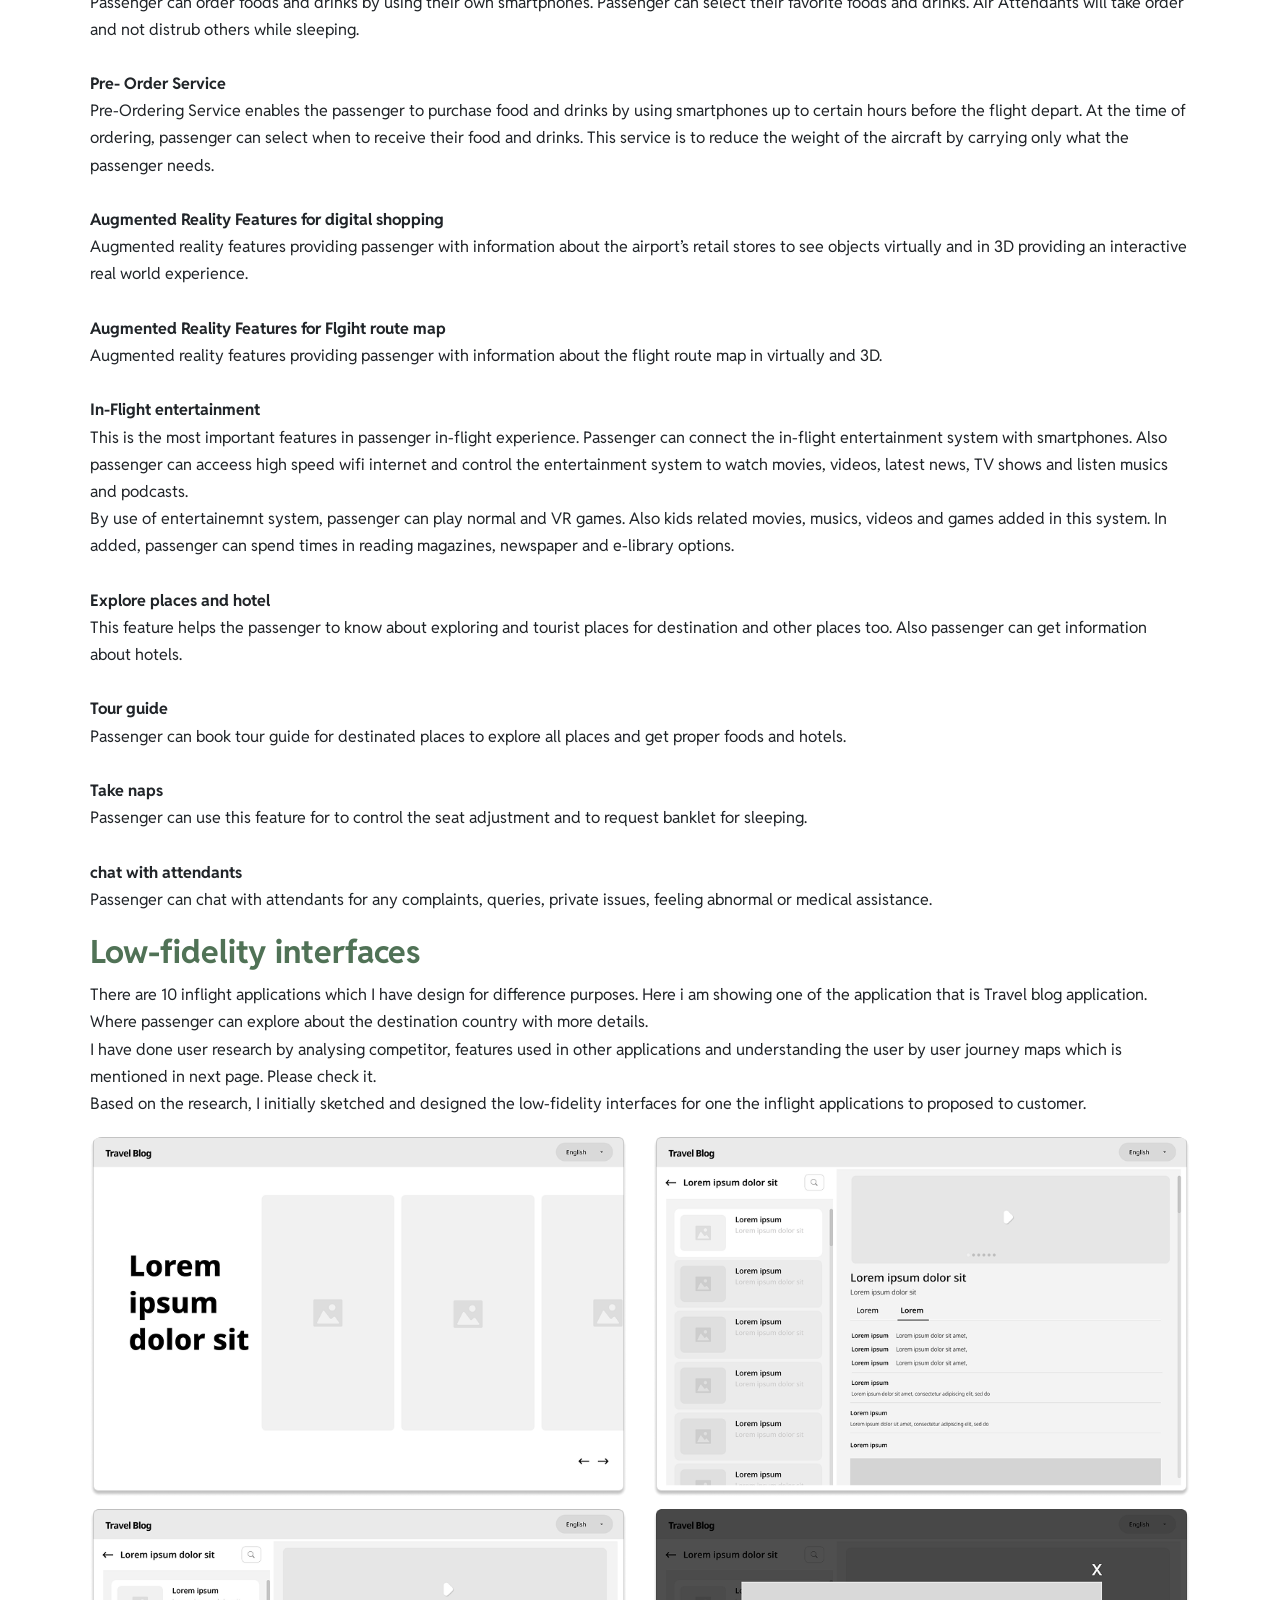
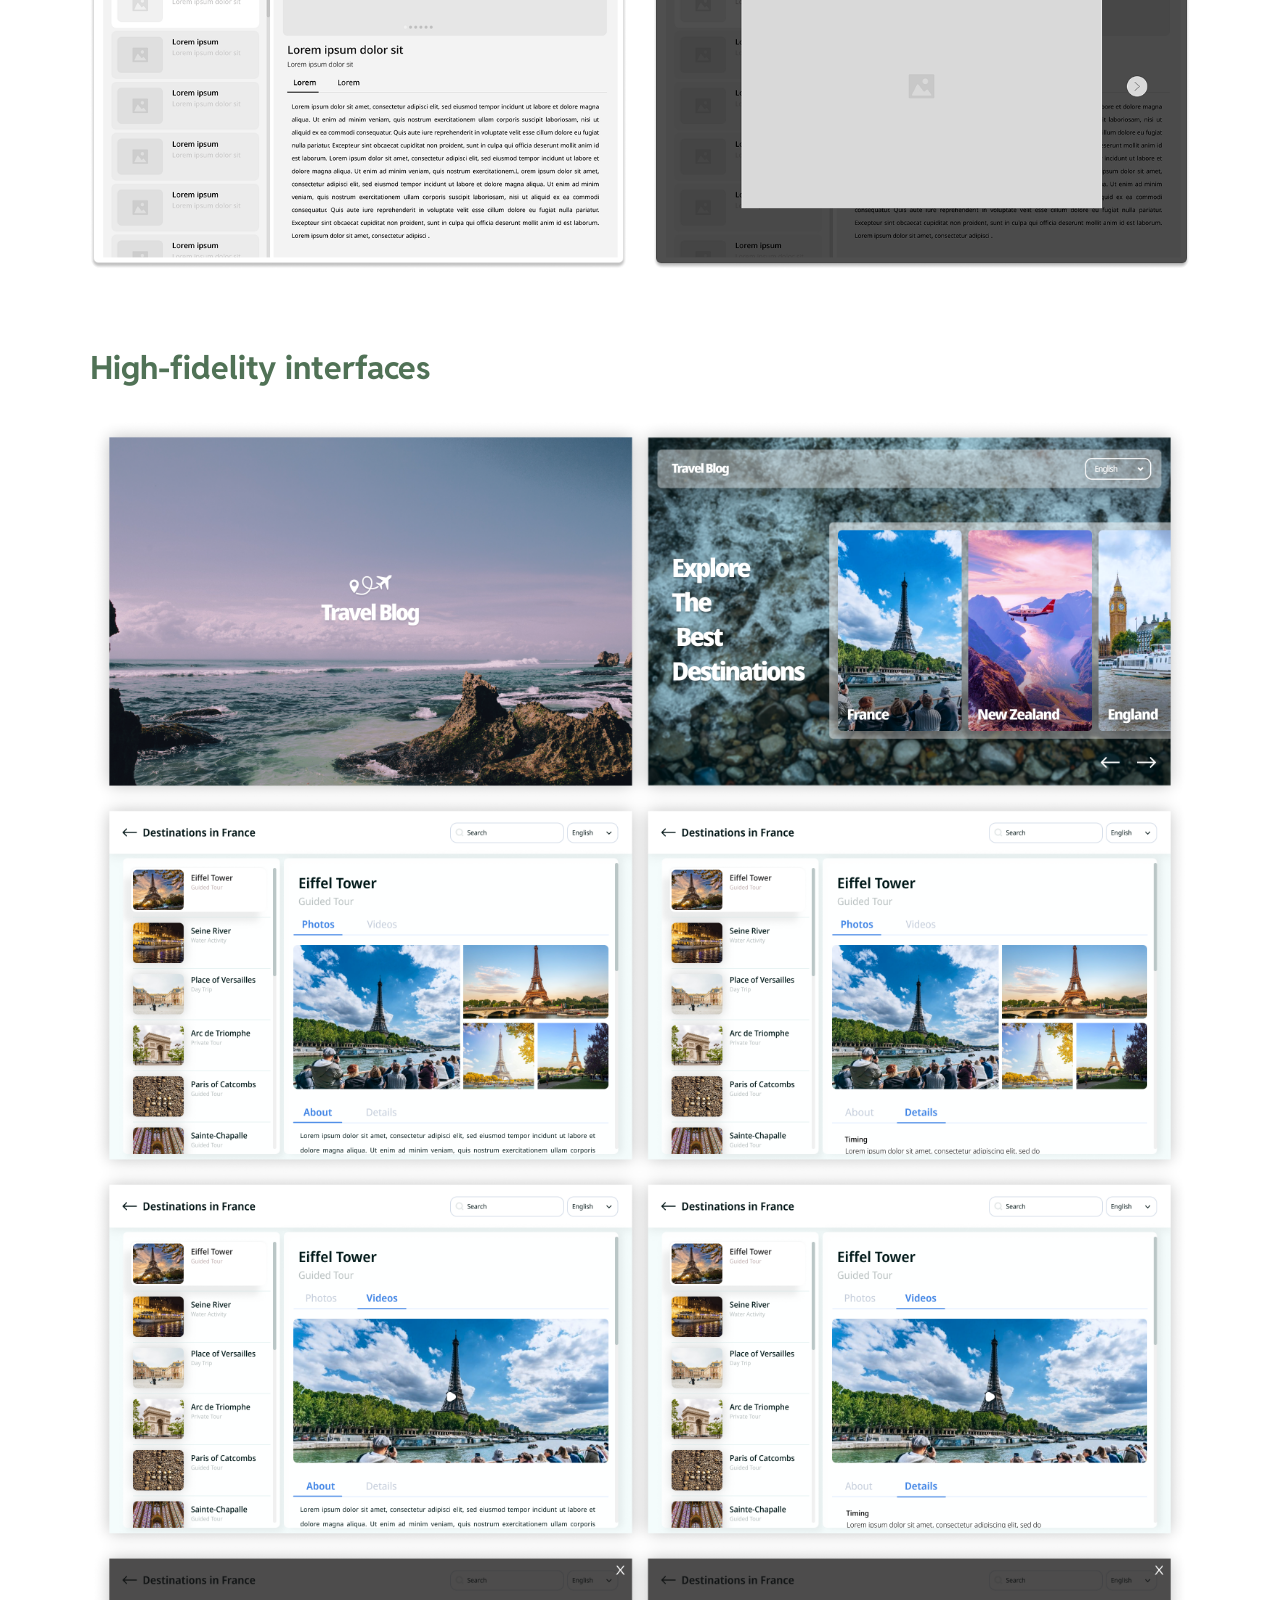
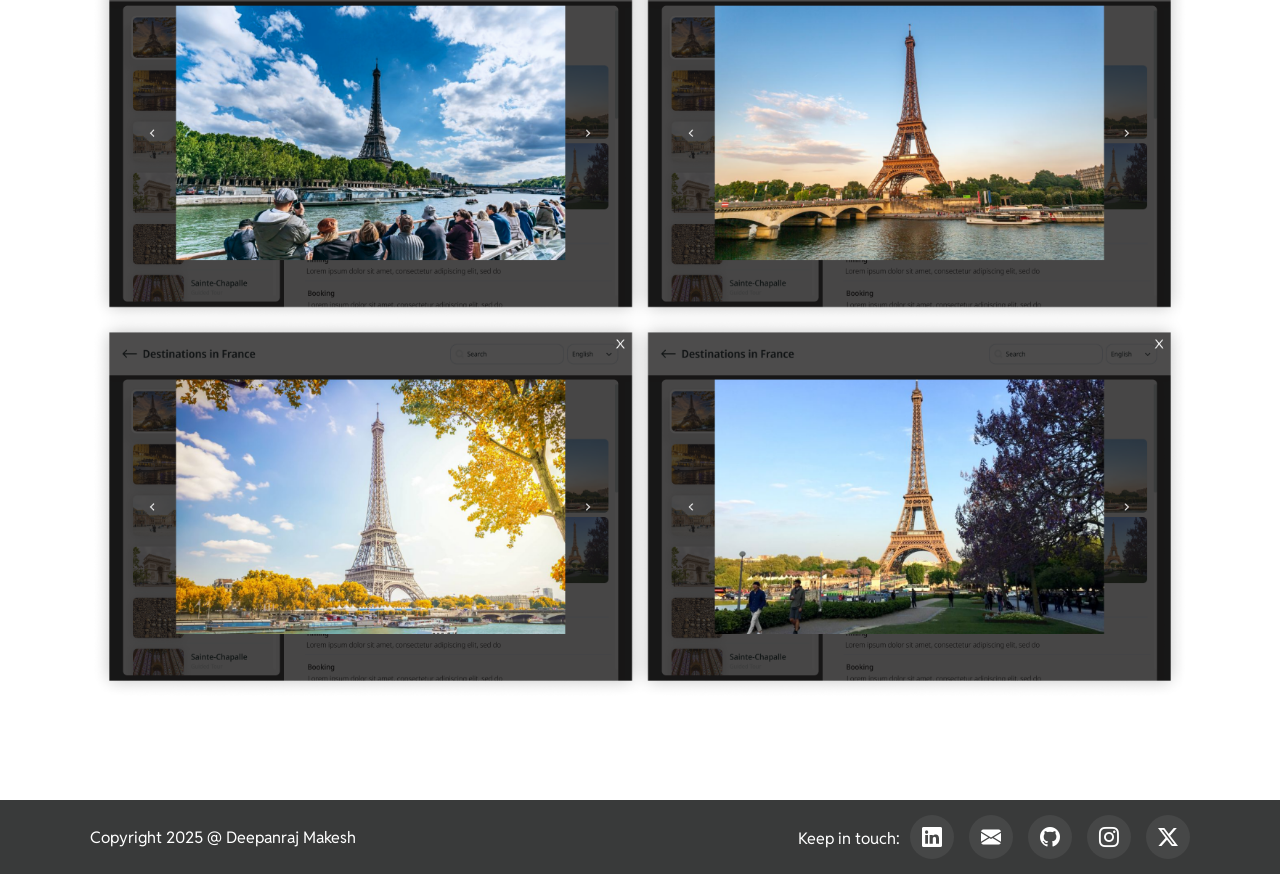
<file: work-inflight.html>
<!DOCTYPE html>
<html lang="en">
  <head>
    <meta charset="UTF-8" />
    <meta name="viewport" content="width=device-width, initial-scale=1.0" />
    <meta name="description" content="Portfolio of me — UX Designer at HCL Technologies with 6+ years of experience in creating user-centered digital products. Specialized in UX research, wireframing, prototyping, and visual design for mobile and web applications.">   
    <meta name="keywords" content="UX Designer, Deepanraj, Deepanraj Makesh, Deeps, UX UI Designer, UI Designer, Frontend, Portfolio, UI Design, Figma, Adobe XD, Web Design">  
    <link rel="icon" type="image/svg"  href="Images/mdr favicon.svg">
    <link
      href="https://cdn.jsdelivr.net/npm/bootstrap@5.3.5/dist/css/bootstrap.min.css"
      rel="stylesheet"
      integrity="sha384-SgOJa3DmI69IUzQ2PVdRZhwQ+dy64/BUtbMJw1MZ8t5HZApcHrRKUc4W0kG879m7"
      crossorigin="anonymous"
    />
    <link
      rel="stylesheet"
      href="https://cdn.jsdelivr.net/npm/bootstrap-icons@1.11.3/font/bootstrap-icons.min.css"
    />
    <link rel="stylesheet" href="style.css" />
    <link rel="preconnect" href="https://fonts.googleapis.com" />
    <link rel="preconnect" href="https://fonts.gstatic.com" crossorigin />
    <link
      href="https://fonts.googleapis.com/css2?family=Reddit+Sans:ital,wght@0,200..900;1,200..900&display=swap"
      rel="stylesheet"
    />
    <title>Deepanraj Makesh - My work</title>
  </head>
  <body>
    <section id="nav-bar" class="nav-bar container-fluid">
      <nav class="navbar navbar-expand-md">
        <div class="container-lg">
          <a class="navbar-brand" href="index.html"
            ><svg
              width="79"
              height="32"
              viewBox="0 0 79 32"
              fill="none"
              xmlns="http://www.w3.org/2000/svg"
            >
              <path
                fill-rule="evenodd"
                clip-rule="evenodd"
                d="M45.8145 32.0001C43.5945 32.0001 41.6745 31.4751 40.0545 30.4251C38.4645 29.3751 37.2345 28.0101 36.3645 26.3301C35.6445 24.8902 35.2331 23.3952 35.1302 21.8451C35.0998 22.019 35.0676 22.1939 35.0337 22.3698C34.7037 24.0498 34.2237 25.6248 33.5937 27.0948C32.9937 28.5348 32.2587 29.7198 31.3887 30.6498C30.5187 31.5498 29.5287 31.9998 28.4187 31.9998C27.2187 31.9998 26.2737 31.6998 25.5837 31.0998C24.8937 30.4998 24.5487 29.4498 24.5487 27.9498C24.5487 27.2298 24.6087 26.4048 24.7287 25.4748L25.0887 22.5948C25.2087 21.6348 25.2687 20.7498 25.2687 19.9398C25.2687 19.0998 25.1487 18.4398 24.9087 17.9598C24.6987 17.4498 24.2937 17.1948 23.6937 17.1948C23.2737 17.1948 22.9737 17.4648 22.7937 18.0048C22.6437 18.5448 22.5387 19.2648 22.4787 20.1648C22.4487 21.0348 22.4337 22.0098 22.4337 23.0898C22.4337 24.1398 22.4037 25.1898 22.3437 26.2398C22.3137 27.2898 22.1787 28.2348 21.9387 29.0748C21.7287 29.9148 21.2787 30.6198 20.5887 31.1898C19.8987 31.7298 18.9987 31.9998 17.8887 31.9998C16.8387 31.9998 15.9687 31.7298 15.2787 31.1898C14.6187 30.6198 14.1687 29.9148 13.9287 29.0748C13.6887 28.2348 13.5387 27.3048 13.4787 26.2848C13.4187 25.2348 13.3887 24.1848 13.3887 23.1348C13.4187 22.0548 13.4187 21.0648 13.3887 20.1648C13.3587 19.2648 13.2687 18.5448 13.1187 18.0048C12.9687 17.4648 12.6837 17.1948 12.2637 17.1948C11.6637 17.1948 11.2437 17.4498 11.0037 17.9598C10.7637 18.4398 10.6437 19.0998 10.6437 19.9398C10.6437 20.7498 10.6887 21.6348 10.7787 22.5948L11.1387 25.4748C11.2587 26.4048 11.3187 27.2298 11.3187 27.9498C11.3187 29.4498 10.9737 30.4848 10.2837 31.0548C9.62364 31.6248 8.70864 31.9098 7.53864 31.9098C6.36864 31.9098 5.33364 31.4298 4.43364 30.4698C3.56364 29.4798 2.82864 28.2198 2.22864 26.6898C1.65864 25.1298 1.22364 23.4498 0.923633 21.6498C0.623633 19.8498 0.473633 18.1398 0.473633 16.5198C0.473633 14.5398 0.683633 12.6198 1.10364 10.7598C1.55364 8.89971 2.21364 7.23471 3.08364 5.76471C3.98364 4.29471 5.09364 3.12471 6.41364 2.25471C7.73364 1.38471 9.29364 0.949707 11.0937 0.949707C12.5037 0.949707 13.6737 1.26471 14.6037 1.89471C15.5337 2.49471 16.2687 3.25971 16.8087 4.18971C17.3787 5.11971 17.7687 6.06471 17.9787 7.02471C18.1887 6.06471 18.5637 5.11971 19.1037 4.18971C19.6437 3.25971 20.3787 2.49471 21.3087 1.89471C22.2387 1.26471 23.3937 0.949707 24.7737 0.949707C27.0537 0.949707 28.9887 1.65471 30.5787 3.06471C32.1987 4.47471 33.4287 6.42471 34.2687 8.91471C35.1087 11.3748 35.5287 14.2398 35.5287 17.5098C35.5287 17.5324 35.5286 17.555 35.5285 17.5777C35.7586 16.7356 36.0822 15.9781 36.4995 15.3051C37.4595 13.8051 38.6745 12.6951 40.1445 11.9751C41.6145 11.2251 43.1445 10.8501 44.7345 10.8501C45.4845 10.8501 46.2495 10.9401 47.0295 11.1201C47.8095 11.2701 48.5445 11.5401 49.2345 11.9301C49.1145 10.6401 48.8445 9.38008 48.4245 8.15008C48.0345 6.89008 47.8395 5.61508 47.8395 4.32508C47.8395 3.00508 48.2445 2.03008 49.0545 1.40008C49.8645 0.770079 50.7345 0.455078 51.6645 0.455078C52.7445 0.455078 53.6745 0.800078 54.4545 1.49008C55.2345 2.18008 55.8945 3.09508 56.4345 4.23508C57.0045 5.37508 57.4545 6.66508 57.7845 8.10508C58.1145 9.51508 58.3545 10.9701 58.5045 12.4701C58.5497 12.9217 58.588 13.3679 58.6196 13.8086C58.6401 13.7216 58.6614 13.6354 58.6835 13.5499C58.9535 12.6199 59.3885 11.8699 59.9885 11.2999C60.6185 10.6999 61.5035 10.3999 62.6435 10.3999C63.4535 10.3999 64.1885 10.5949 64.8485 10.9849C65.5085 11.3449 65.9285 11.8999 66.1085 12.6499C66.7985 12.0199 67.6685 11.5699 68.7185 11.2999C69.7985 10.9999 70.9085 10.8499 72.0485 10.8499C73.0085 10.8499 73.9835 11.0899 74.9735 11.5699C75.9635 12.0199 76.8035 12.6499 77.4935 13.4599C78.1835 14.2699 78.5285 15.1849 78.5285 16.2049C78.5285 17.0749 78.1985 17.8999 77.5385 18.6799C76.9085 19.4599 76.0085 19.8499 74.8385 19.8499C74.3285 19.8499 73.9085 19.7899 73.5785 19.6699C73.2485 19.5199 72.9335 19.3849 72.6335 19.2649C72.3335 19.1449 71.9735 19.0849 71.5535 19.0849C70.4435 19.0849 69.4235 19.5349 68.4935 20.4349C67.5935 21.3049 67.1435 22.4899 67.1435 23.9899C67.1435 24.7699 67.1135 25.6249 67.0535 26.5549C67.0235 27.4549 66.8885 28.3249 66.6485 29.1649C66.4385 30.0049 66.0485 30.6949 65.4785 31.2349C64.9085 31.7449 64.0835 31.9999 63.0035 31.9999C61.9835 31.9999 61.1435 31.6699 60.4835 31.0099C59.8535 30.3199 59.3735 29.4049 59.0435 28.2649C58.7135 27.1249 58.4885 25.8199 58.3685 24.3499C58.3053 23.5763 58.2588 22.7902 58.2289 21.9917C57.9884 23.1231 57.6003 24.2692 57.0645 25.4301C56.5545 26.6001 55.8195 27.6801 54.8595 28.6701C53.9295 29.6601 52.7295 30.4701 51.2595 31.1001C49.7895 31.7001 47.9745 32.0001 45.8145 32.0001ZM46.0845 24.8901C46.8945 24.8901 47.5995 24.5901 48.1995 23.9901C48.7995 23.3601 49.0995 22.6251 49.0995 21.7851C49.0995 20.9451 48.7995 20.2101 48.1995 19.5801C47.5995 18.9501 46.8945 18.6351 46.0845 18.6351C45.2745 18.6351 44.5545 18.9501 43.9245 19.5801C43.3245 20.2101 43.0245 20.9451 43.0245 21.7851C43.0245 22.6251 43.3245 23.3601 43.9245 23.9901C44.5545 24.5901 45.2745 24.8901 46.0845 24.8901Z"
              />
            </svg>
          </a>
          <button
            class="navbar-toggler"
            type="button"
            data-bs-toggle="collapse"
            data-bs-target="#navbarNav"
            aria-controls="navbarNav"
            aria-expanded="false"
            aria-label="Toggle navigation"
          >
            <span class="navbar-toggler-icon"></span>
          </button>
          <div
            class="collapse navbar-collapse justify-content-end"
            id="navbarNav"
          >
            <ul class="navbar-nav">
              <li class="nav-item">
                <a class="nav-link active" aria-current="page" href="index.html"
                  >Work</a
                >
              </li>
              <li class="nav-item">
                <a class="nav-link" href="about.html">About</a>
              </li>
              <li class="nav-item">
                <a class="nav-link" href="https://drive.google.com/file/d/184ICtgmcQOoaVkO3TAkyrELz4Msd5Y0H/view?usp=sharing" target="_blank">Resume</a>
              </li>
            </ul>
          </div>
        </div>
      </nav>
    </section>

    <section class="container-lg work-cases">
      <div class="work-cases-img">
        <img src="Images/Inflight-thumbnail.png" alt="thumbnail" />
      </div>

      <div class="work-cases-content">
        <div class="pb-3 mb-5">
          <h2 class="h2 pb-5" style="color: rgb(1, 7, 19)">
            In-Flight Passenger Experience Application
          </h2>
          <h3 class="h3">Introduction:</h3>
          <p>
            The concept behind the app helps the passenger able to control
            In-Flight services through own smartphones. This apps helps to book
            flights, check-in online, generate boarding pass, tracking luggage,
            Real-Time flight status, in-flight experience (food ordering,
            In-Flight entertainment such as movies, musics and videos,
            E-Maganize, E-Library, Newspaer, take naps) and discover new places.
          </p>
        </div>
        <div class="row">
          <div class="col-12 col-sm-6 pe-3 mb-4 mb-sm-0">
            <h4 class="h4">Problem Statement:</h4>
            <p>
              Passengers onboard flights often struggle with disjointed and
              outdated in-flight systems that provide limited entertainment
              options, confusing navigation, and inconsistent access to services
              like meal ordering, shopping, or flight updates. These pain points
              create frustration, reduce engagement, and negatively impact the
              overall travel experience.
            </p>
          </div>
          <div class="col-12 col-sm-6 pe-4 mb-4 mb-sm-0">
            <h4 class="h4">Goal:</h4>
            <p>
              A well-designed In-flight Experience Application is needed to
              create a seamless, intuitive, and engaging interface that empowers
              passengers to easily explore entertainment, access personalized
              services, and stay informed throughout their journey—ultimately
              enhancing comfort, satisfaction, and loyalty.
            </p>
          </div>
        </div>
        <div class="pt-5 mb-5">
          <h3 class="h3">My role:</h3>
          <p>
            UX Research, Competitor/Market Analysis, User Journey and
            Information Architecture, wireframing and visual design.
          </p>
        </div>
      </div>

      <h3 class="h3">Competitor/Market Analysis</h3>
      <div class="work-cases-img">
        <img src="Images/market analysis.png" alt="" />
      </div>

      <div class="work-cases-content">
        <h3 class="h3">UX Research:</h3>
        <img src="Images/inflight-research.jpg" alt="" />
        <p>
          Gathered and summarized all the collected data from various sources
          and discovered how the user expecting features as below:
        </p>
        <ul class="py-3">
          <li>
            <p>
              Passenger able to control the in-flight experience system and the
              suite environment form their phone.
            </p>
          </li>
          <li>
            <p>
              Passenger can use their smartphone to control the in-flight
              entertainment system(Movies, TV shows, Musics, Videos, E-Magazine,
              E-Library and Newspaper) as well as order foods, drinks, and
              snacks.
            </p>
          </li>
          <li>
            <p>
              When passenger wants to get some sleep, the app can be used to
              adjust the seat and turning into fully flat bed.
            </p>
          </li>
          <li>
            <p>
              When the flight lands, the app will provide gate number, baggage
              claim and car rental information and remind passenger to check the
              seat for any item missed.
            </p>
          </li>
          <li>
            <p>Real time information about the flights and get notified.</p>
          </li>
          <li>
            <p>
              Online Check-in, Generate Boarding pass on mobile app and generate
              luggage tags for tracking.
            </p>
          </li>
          <li>
            <p>
              Hotel Recommendation and Tourist guides about destination places
            </p>
          </li>
          <li>
            <p>Covid 19 Protocols and flight safety meaures.</p>
          </li>
        </ul>
      </div>

      <div class="work-cases-content">
        <h3 class="h3">User Journey</h3>
        <div class="work-cases-img">
          <img src="Images/journey map.png" alt="" />
        </div>
      </div>

      <div class="work-cases-content">
        <h3 class="h3">Information Architecture</h3>
      </div>

      <div class="work-cases-img">
        <img src="Images/information architecture.png" alt="" />
      </div>

      <div class="work-cases-content">
        <h3 class="h3">Inflight Features</h3>
        <p class="fw-bold">Order foods and drinks</p>
        <p>
          Passenger can order foods and drinks by using their own smartphones.
          Passenger can select their favorite foods and drinks. Air Attendants
          will take order and not distrub others while sleeping.
          <br /><br />
        </p>
        <p class="fw-bold">Pre- Order Service</p>
        <p>
          Pre-Ordering Service enables the passenger to purchase food and drinks
          by using smartphones up to certain hours before the flight depart. At
          the time of ordering, passenger can select when to receive their food
          and drinks. This service is to reduce the weight of the aircraft by
          carrying only what the passenger needs.
          <br /><br />
        </p>
        <p class="fw-bold">Augmented Reality Features for digital shopping</p>
        <p>
          Augmented reality features providing passenger with information about
          the airport’s retail stores to see objects virtually and in 3D
          providing an interactive real world experience.
          <br /><br />
        </p>
        <p class="fw-bold">Augmented Reality Features for Flgiht route map</p>
        <p>
          Augmented reality features providing passenger with information about
          the flight route map in virtually and 3D.
          <br /><br />
        </p>
        <p class="fw-bold">In-Flight entertainment</p>
        <p>
          This is the most important features in passenger in-flight experience.
          Passenger can connect the in-flight entertainment system with
          smartphones. Also passenger can acceess high speed wifi internet and
          control the entertainment system to watch movies, videos, latest news,
          TV shows and listen musics and podcasts. <br />
          By use of entertainemnt system, passenger can play normal and VR
          games. Also kids related movies, musics, videos and games added in
          this system. In added, passenger can spend times in reading magazines,
          newspaper and e-library options. <br /><br />
        </p>
        <p class="fw-bold">Explore places and hotel</p>
        <p>
          This feature helps the passenger to know about exploring and tourist
          places for destination and other places too. Also passenger can get
          information about hotels.
          <br /><br />
        </p>
        <p class="fw-bold">Tour guide</p>
        <p>
          Passenger can book tour guide for destinated places to explore all
          places and get proper foods and hotels.
          <br /><br />
        </p>
        <p class="fw-bold">Take naps</p>
        <p>
          Passenger can use this feature for to control the seat adjustment and
          to request banklet for sleeping.
          <br /><br />
        </p>
        <p class="fw-bold">chat with attendants</p>
        <p>
          Passenger can chat with attendants for any complaints, queries,
          private issues, feeling abnormal or medical assistance.
        </p>
      </div>
      <div class="work-cases-content">
        <h3 class="h3">Low-fidelity interfaces</h3>
        <p>
          There are 10 inflight applications which I have design for difference
          purposes. Here i am showing one of the application that is Travel blog
          application. Where passenger can explore about the destination country
          with more details.
          <br />
          I have done user research by analysing competitor, features used in
          other applications and understanding the user by user journey maps
          which is mentioned in next page. Please check it.
          <br />
          Based on the research, I initially sketched and designed the
          low-fidelity interfaces for one the inflight applications to proposed
          to customer.
        </p>
        <div class="work-cases-img">
          <img src="Images/inflight-wireframes.png" alt="" />
        </div>
      </div>
      <div class="work-cases-content">
        <h3 class="h3">High-fidelity interfaces</h3>
        <div class="work-cases-img">
          <img src="Images/Inflight-visualdesign.png" alt="" />
        </div>
      </div>
    </section>

    <section class="container-fluid footer-section mt-5">
      <div
        class="footer container-lg d-flex flex-column flex-md-row justify-content-between align-items-center py-4"
      >
        <p class="mb-3 mb-sm-0">Copyright 2025 @ Deepanraj Makesh</p>
        <div class="footer-icon-set">
          <span class="me-3">Keep in touch:</span
          ><span
            class="footer-icons d-inline-flex justify-content-start align-items-center gap-4"
            > <a title="Linkedin" target="_blank" href="https://linkedin.com/in/deepanraj-makesh"><i class="bi bi-linkedin"></i></a>
            <a title="Email" href="mailto:deepanmakesh@outlook.com"><i class="bi bi-envelope-fill"></i></a>
            <a title="Github" target="_blank" href="https://github.com/deepanrajmdr"><i class="bi bi-github"></i></a>
            <a title="Instagram" target="_blank" href="https://www.instagram.com/deepan_mdr?igsh=dWtla2tpcGRscnZk"><i class="bi bi-instagram"></i></a>
            <a title="X" target="_blank" href="https://x.com/im_deepanmakesh?t=MS_QFEpMencS3_l5BSVfuw&s=09"><i class="bi bi-twitter-x"></i></a></span>
        </div>
      </div>
    </section>
    <script
      src="https://cdn.jsdelivr.net/npm/bootstrap@5.3.5/dist/js/bootstrap.bundle.min.js"
      integrity="sha384-k6d4wzSIapyDyv1kpU366/PK5hCdSbCRGRCMv+eplOQJWyd1fbcAu9OCUj5zNLiq"
      crossorigin="anonymous"
    ></script>
    <script src="index.js"></script>
  </body>
</html>
</file>
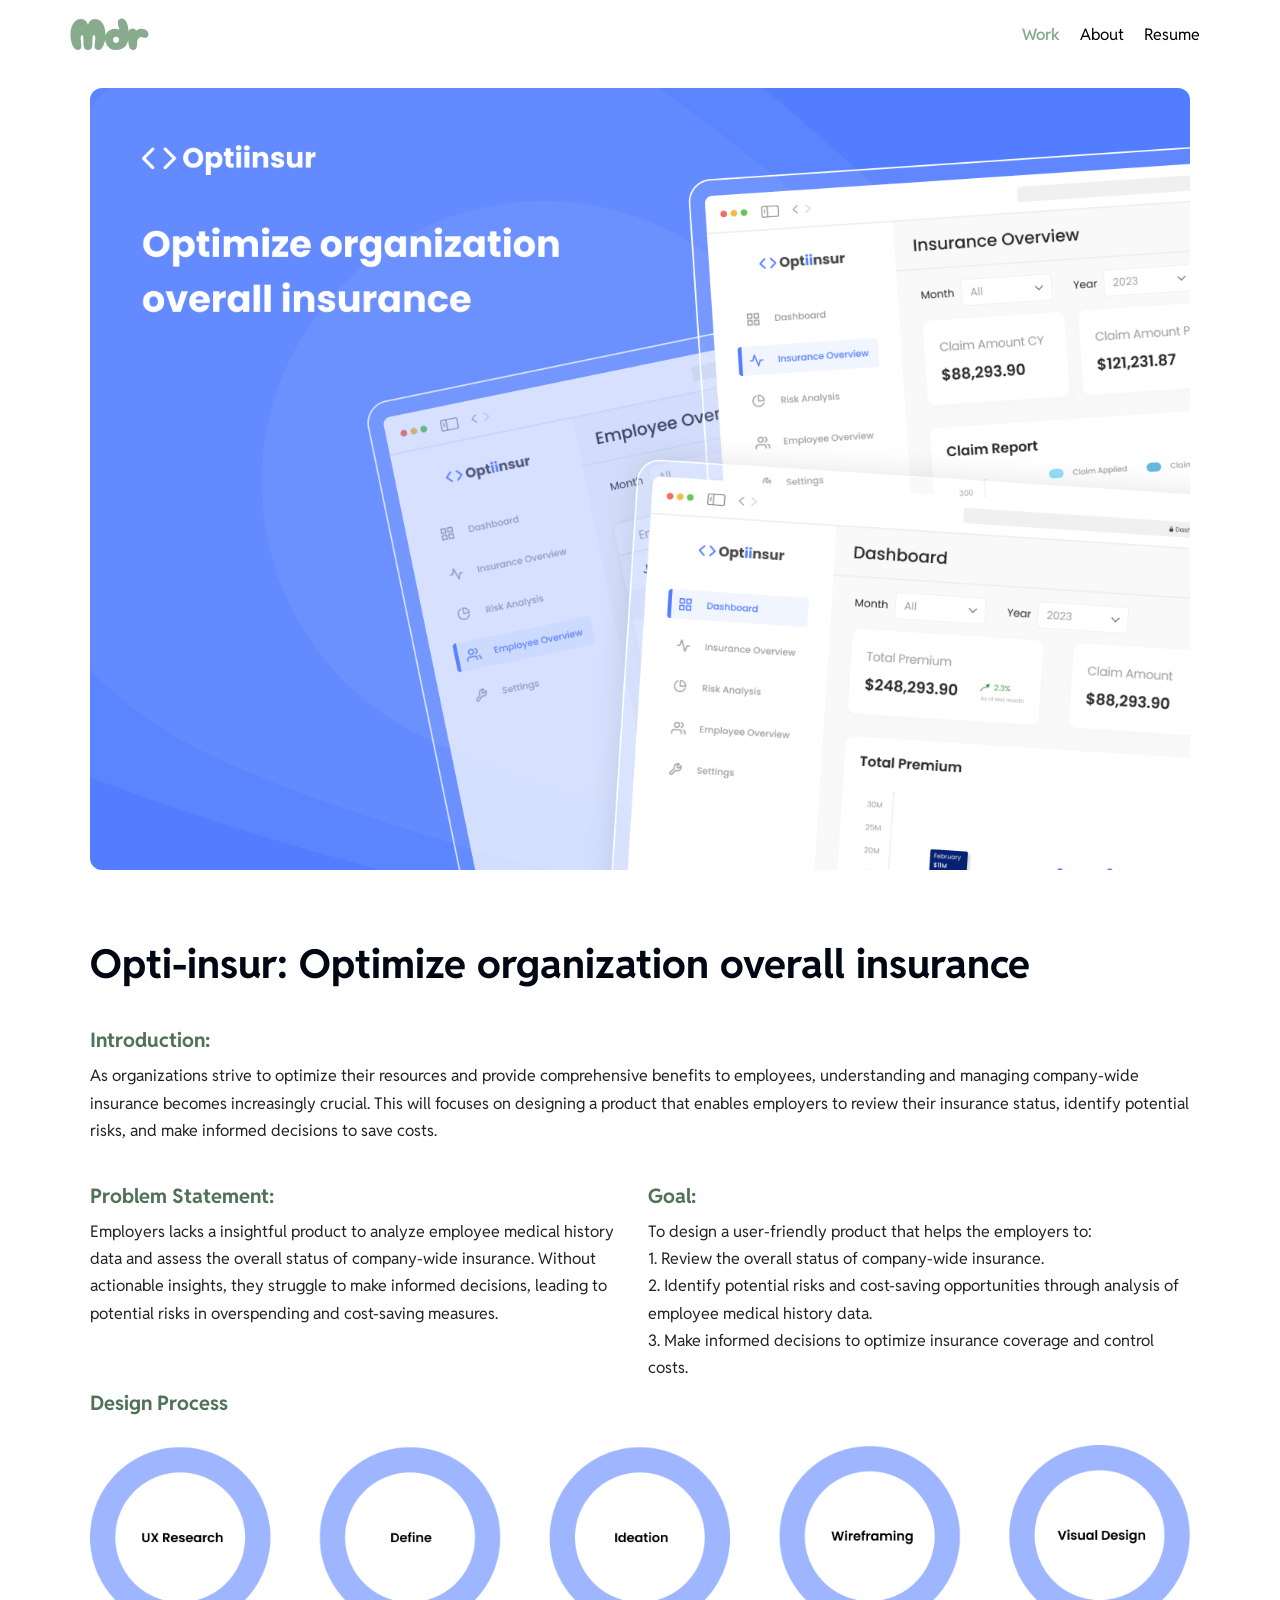
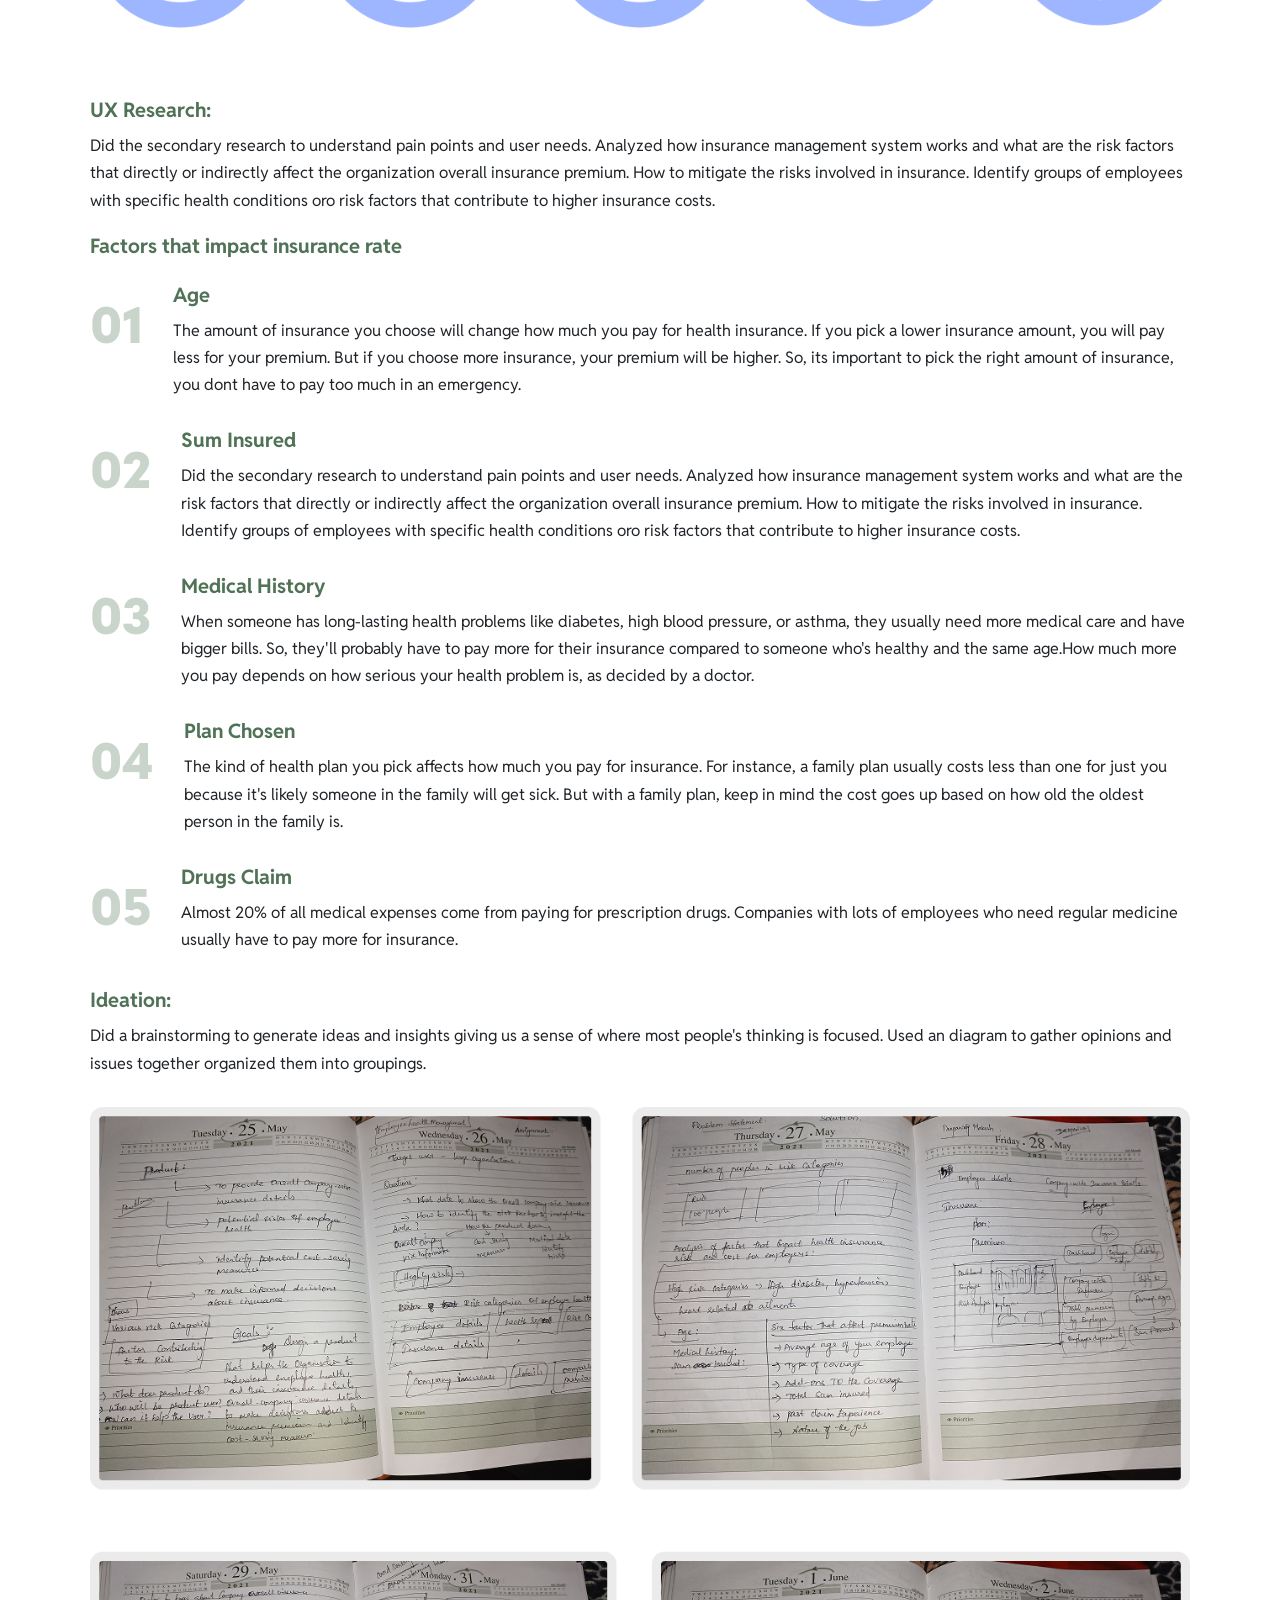
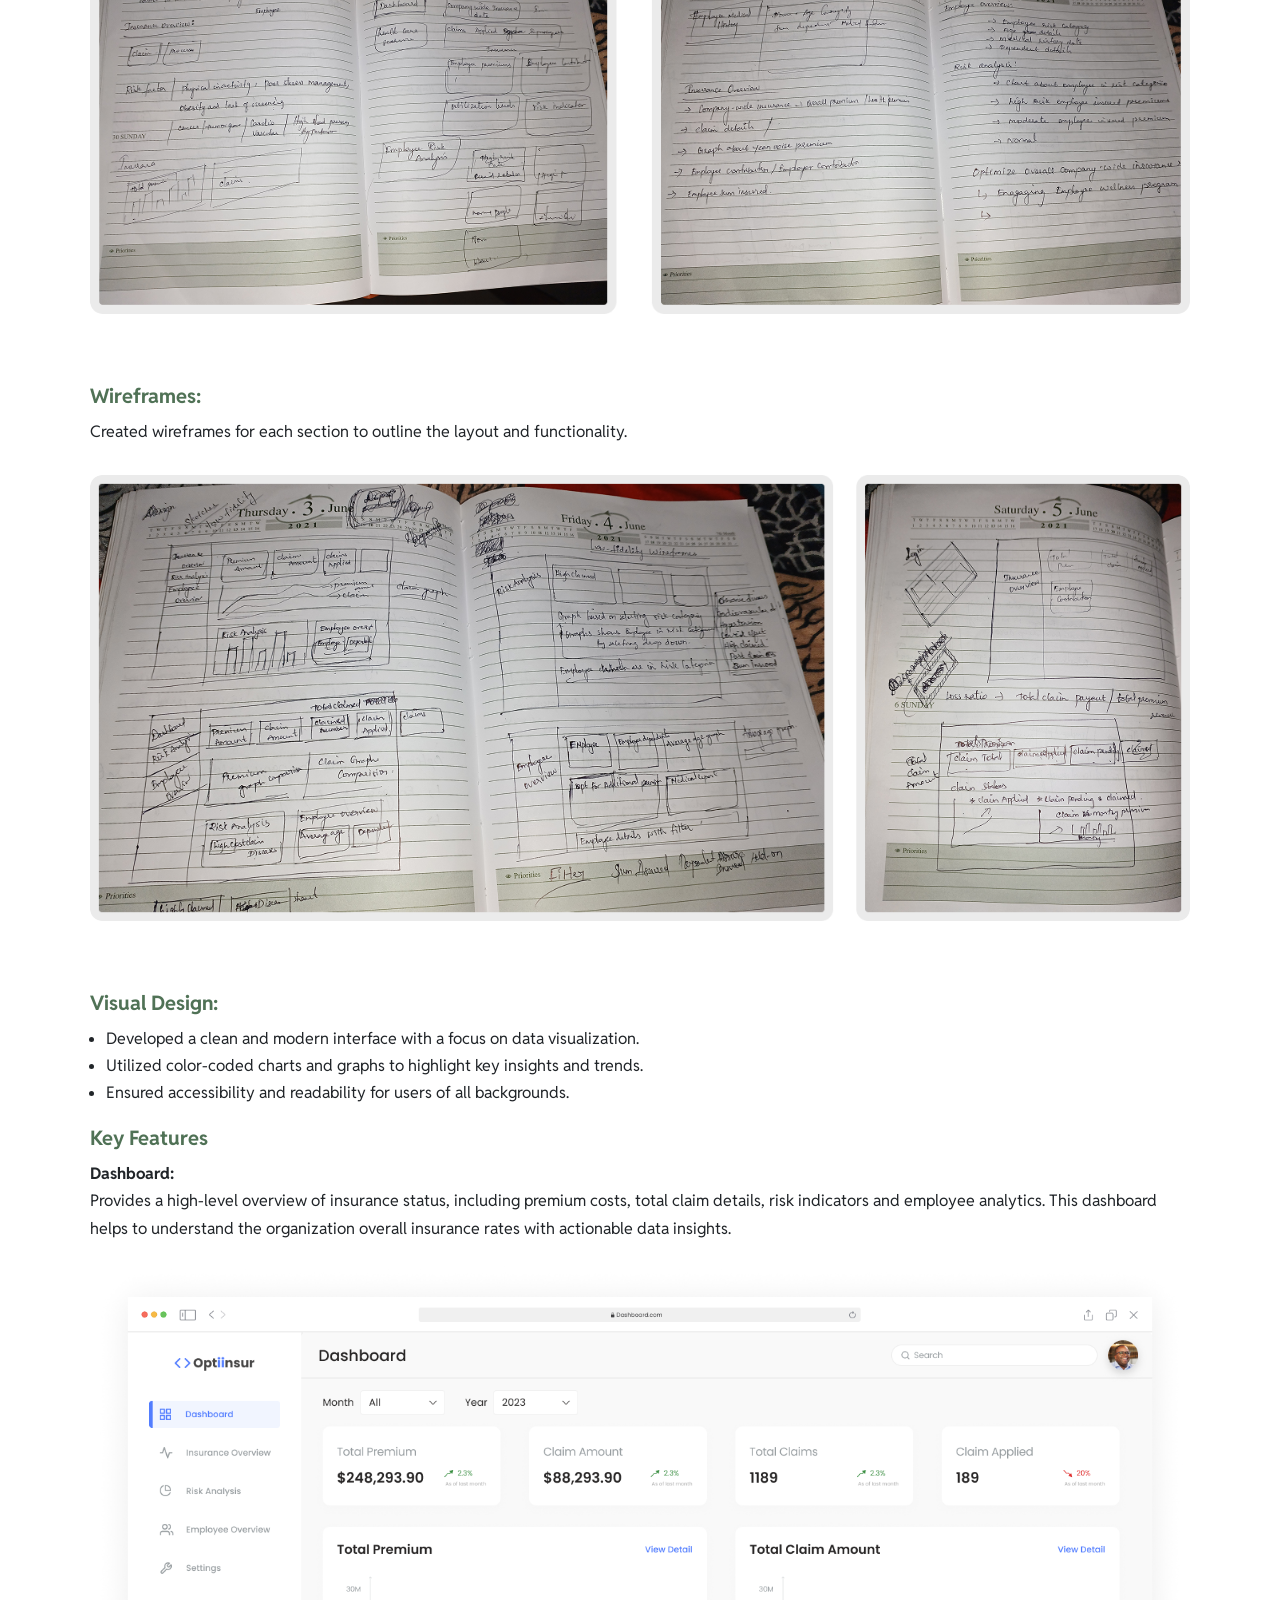
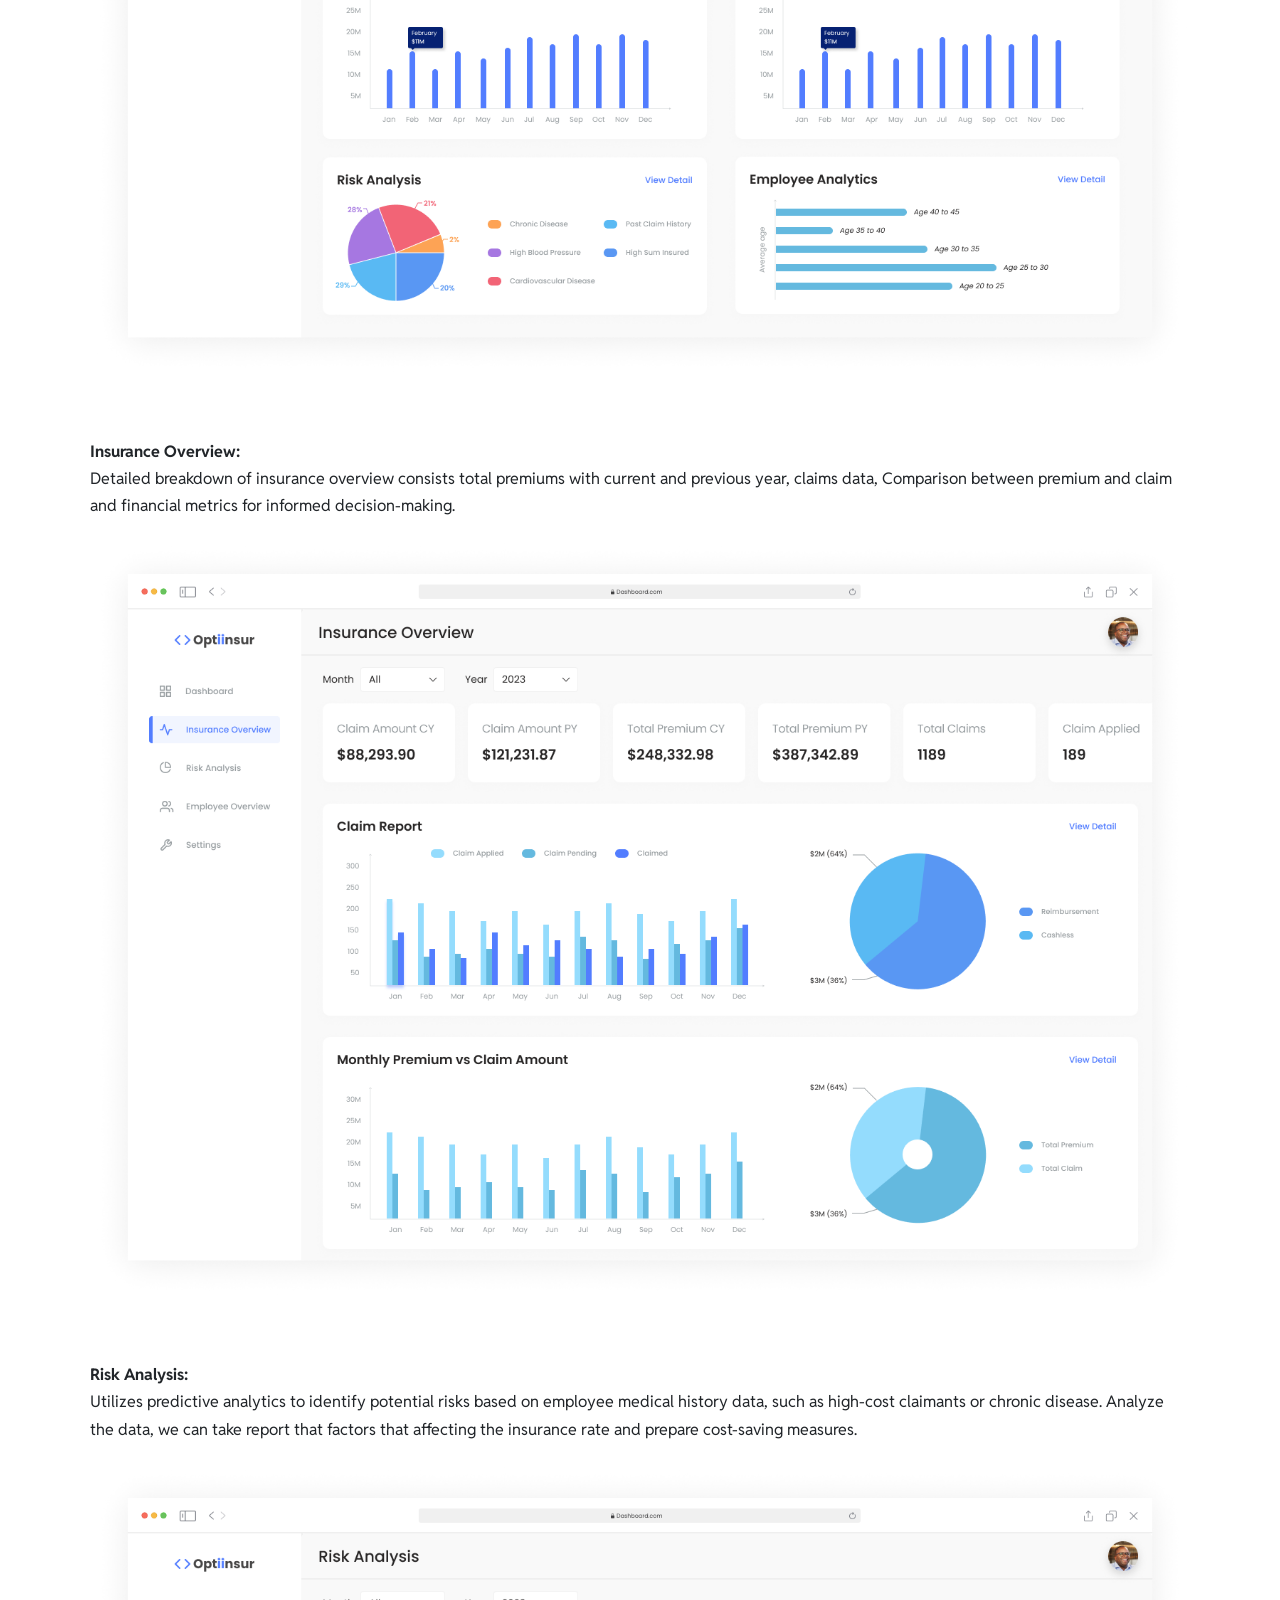
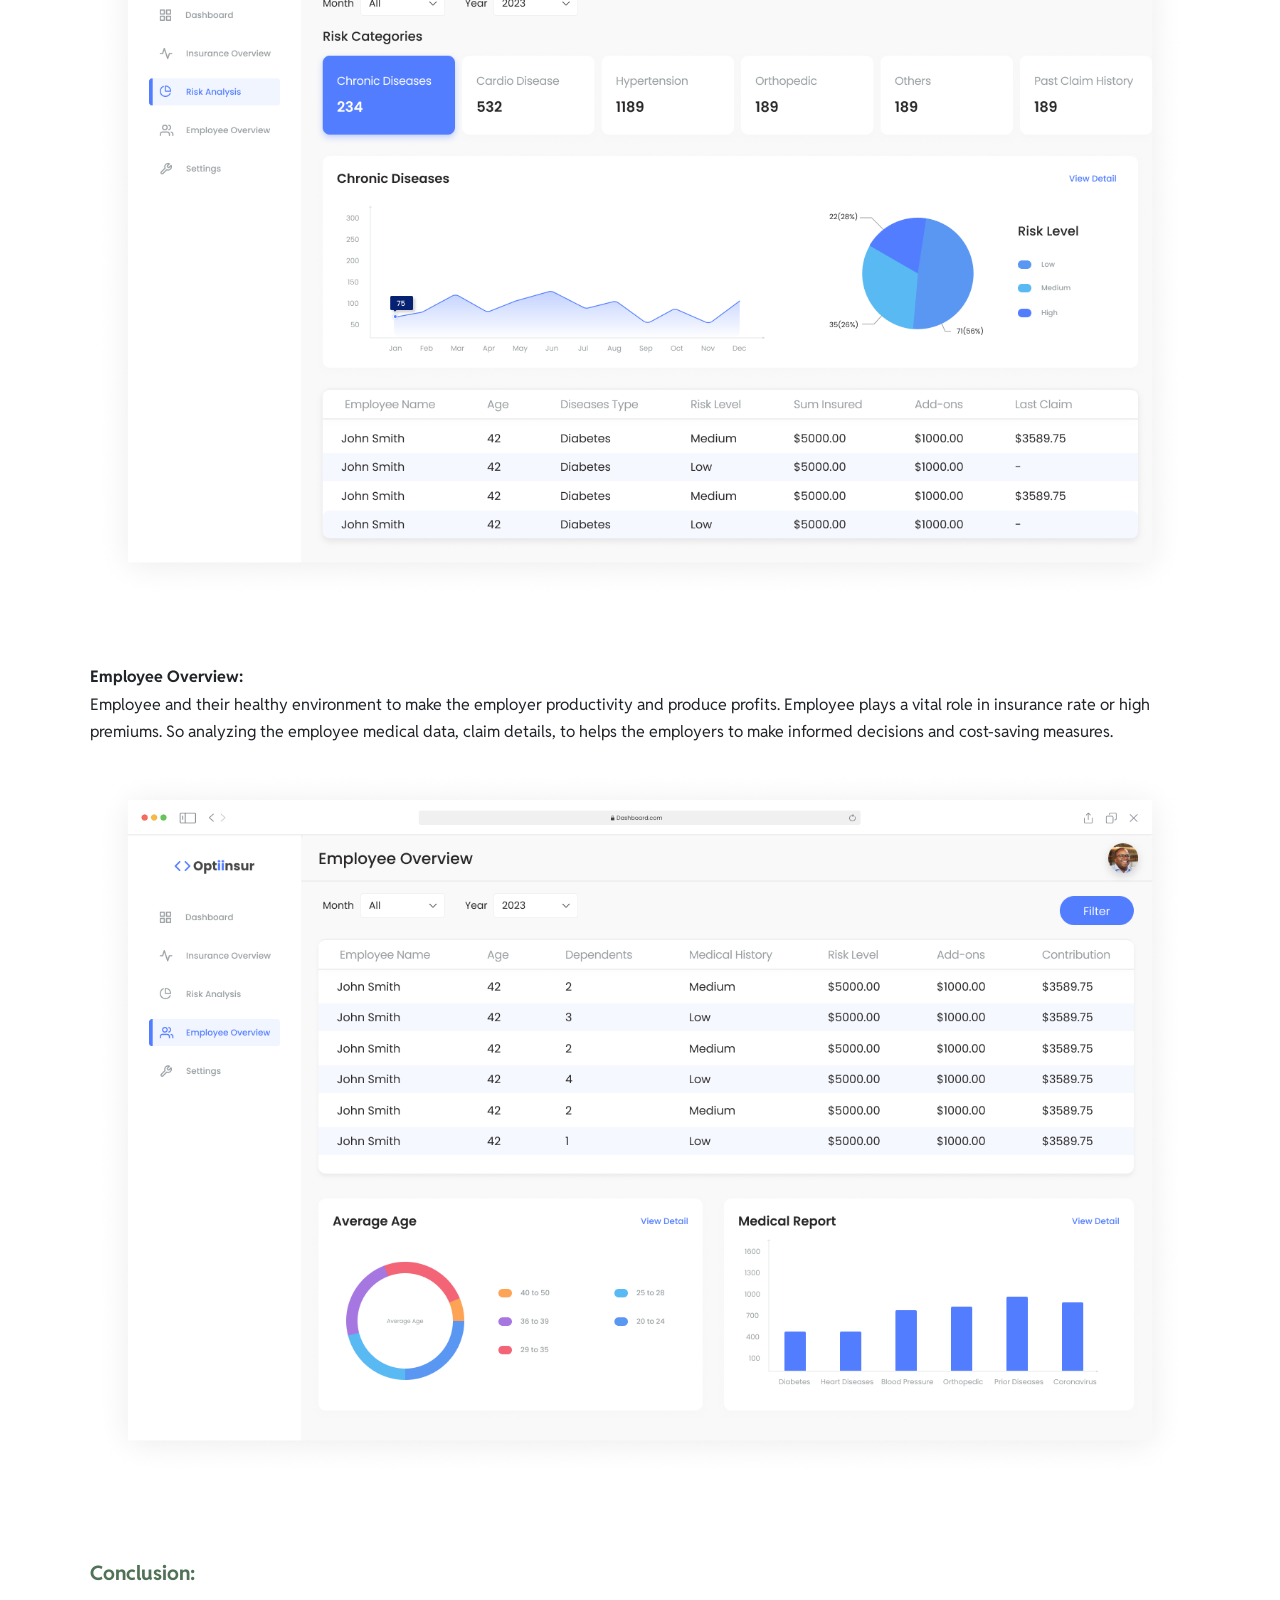
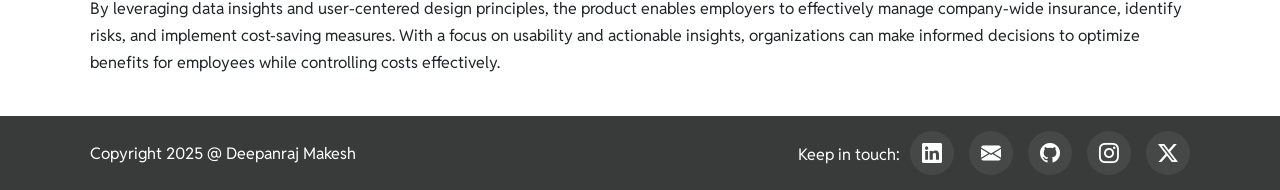
<file: work-optiinsur.html>
<!DOCTYPE html>
<html lang="en">
  <head>
    <meta charset="UTF-8" />
    <meta name="viewport" content="width=device-width, initial-scale=1.0" />
    <meta name="description" content="Portfolio of me — UX Designer at HCL Technologies with 6+ years of experience in creating user-centered digital products. Specialized in UX research, wireframing, prototyping, and visual design for mobile and web applications.">   
    <meta name="keywords" content="UX Designer, Deepanraj, Deepanraj Makesh, Deeps, UX UI Designer, UI Designer, Frontend, Portfolio, UI Design, Figma, Adobe XD, Web Design">  
    <link rel="icon" type="image/svg"  href="Images/mdr favicon.svg">
    <link
      href="https://cdn.jsdelivr.net/npm/bootstrap@5.3.5/dist/css/bootstrap.min.css"
      rel="stylesheet"
      integrity="sha384-SgOJa3DmI69IUzQ2PVdRZhwQ+dy64/BUtbMJw1MZ8t5HZApcHrRKUc4W0kG879m7"
      crossorigin="anonymous"
    />
    <link
      rel="stylesheet"
      href="https://cdn.jsdelivr.net/npm/bootstrap-icons@1.11.3/font/bootstrap-icons.min.css"
    />
    <link rel="stylesheet" href="style.css" />
    <link rel="preconnect" href="https://fonts.googleapis.com" />
    <link rel="preconnect" href="https://fonts.gstatic.com" crossorigin />
    <link
      href="https://fonts.googleapis.com/css2?family=Reddit+Sans:ital,wght@0,200..900;1,200..900&display=swap"
      rel="stylesheet"
    />
    <title>Deepanraj Makesh - My work</title>
  </head>
  <body>
    <section id="nav-bar" class="nav-bar container-fluid">
      <nav class="navbar navbar-expand-md">
        <div class="container-lg">
          <a class="navbar-brand" href="index.html"
            ><svg
              width="79"
              height="32"
              viewBox="0 0 79 32"
              fill="none"
              xmlns="http://www.w3.org/2000/svg"
            >
              <path
                fill-rule="evenodd"
                clip-rule="evenodd"
                d="M45.8145 32.0001C43.5945 32.0001 41.6745 31.4751 40.0545 30.4251C38.4645 29.3751 37.2345 28.0101 36.3645 26.3301C35.6445 24.8902 35.2331 23.3952 35.1302 21.8451C35.0998 22.019 35.0676 22.1939 35.0337 22.3698C34.7037 24.0498 34.2237 25.6248 33.5937 27.0948C32.9937 28.5348 32.2587 29.7198 31.3887 30.6498C30.5187 31.5498 29.5287 31.9998 28.4187 31.9998C27.2187 31.9998 26.2737 31.6998 25.5837 31.0998C24.8937 30.4998 24.5487 29.4498 24.5487 27.9498C24.5487 27.2298 24.6087 26.4048 24.7287 25.4748L25.0887 22.5948C25.2087 21.6348 25.2687 20.7498 25.2687 19.9398C25.2687 19.0998 25.1487 18.4398 24.9087 17.9598C24.6987 17.4498 24.2937 17.1948 23.6937 17.1948C23.2737 17.1948 22.9737 17.4648 22.7937 18.0048C22.6437 18.5448 22.5387 19.2648 22.4787 20.1648C22.4487 21.0348 22.4337 22.0098 22.4337 23.0898C22.4337 24.1398 22.4037 25.1898 22.3437 26.2398C22.3137 27.2898 22.1787 28.2348 21.9387 29.0748C21.7287 29.9148 21.2787 30.6198 20.5887 31.1898C19.8987 31.7298 18.9987 31.9998 17.8887 31.9998C16.8387 31.9998 15.9687 31.7298 15.2787 31.1898C14.6187 30.6198 14.1687 29.9148 13.9287 29.0748C13.6887 28.2348 13.5387 27.3048 13.4787 26.2848C13.4187 25.2348 13.3887 24.1848 13.3887 23.1348C13.4187 22.0548 13.4187 21.0648 13.3887 20.1648C13.3587 19.2648 13.2687 18.5448 13.1187 18.0048C12.9687 17.4648 12.6837 17.1948 12.2637 17.1948C11.6637 17.1948 11.2437 17.4498 11.0037 17.9598C10.7637 18.4398 10.6437 19.0998 10.6437 19.9398C10.6437 20.7498 10.6887 21.6348 10.7787 22.5948L11.1387 25.4748C11.2587 26.4048 11.3187 27.2298 11.3187 27.9498C11.3187 29.4498 10.9737 30.4848 10.2837 31.0548C9.62364 31.6248 8.70864 31.9098 7.53864 31.9098C6.36864 31.9098 5.33364 31.4298 4.43364 30.4698C3.56364 29.4798 2.82864 28.2198 2.22864 26.6898C1.65864 25.1298 1.22364 23.4498 0.923633 21.6498C0.623633 19.8498 0.473633 18.1398 0.473633 16.5198C0.473633 14.5398 0.683633 12.6198 1.10364 10.7598C1.55364 8.89971 2.21364 7.23471 3.08364 5.76471C3.98364 4.29471 5.09364 3.12471 6.41364 2.25471C7.73364 1.38471 9.29364 0.949707 11.0937 0.949707C12.5037 0.949707 13.6737 1.26471 14.6037 1.89471C15.5337 2.49471 16.2687 3.25971 16.8087 4.18971C17.3787 5.11971 17.7687 6.06471 17.9787 7.02471C18.1887 6.06471 18.5637 5.11971 19.1037 4.18971C19.6437 3.25971 20.3787 2.49471 21.3087 1.89471C22.2387 1.26471 23.3937 0.949707 24.7737 0.949707C27.0537 0.949707 28.9887 1.65471 30.5787 3.06471C32.1987 4.47471 33.4287 6.42471 34.2687 8.91471C35.1087 11.3748 35.5287 14.2398 35.5287 17.5098C35.5287 17.5324 35.5286 17.555 35.5285 17.5777C35.7586 16.7356 36.0822 15.9781 36.4995 15.3051C37.4595 13.8051 38.6745 12.6951 40.1445 11.9751C41.6145 11.2251 43.1445 10.8501 44.7345 10.8501C45.4845 10.8501 46.2495 10.9401 47.0295 11.1201C47.8095 11.2701 48.5445 11.5401 49.2345 11.9301C49.1145 10.6401 48.8445 9.38008 48.4245 8.15008C48.0345 6.89008 47.8395 5.61508 47.8395 4.32508C47.8395 3.00508 48.2445 2.03008 49.0545 1.40008C49.8645 0.770079 50.7345 0.455078 51.6645 0.455078C52.7445 0.455078 53.6745 0.800078 54.4545 1.49008C55.2345 2.18008 55.8945 3.09508 56.4345 4.23508C57.0045 5.37508 57.4545 6.66508 57.7845 8.10508C58.1145 9.51508 58.3545 10.9701 58.5045 12.4701C58.5497 12.9217 58.588 13.3679 58.6196 13.8086C58.6401 13.7216 58.6614 13.6354 58.6835 13.5499C58.9535 12.6199 59.3885 11.8699 59.9885 11.2999C60.6185 10.6999 61.5035 10.3999 62.6435 10.3999C63.4535 10.3999 64.1885 10.5949 64.8485 10.9849C65.5085 11.3449 65.9285 11.8999 66.1085 12.6499C66.7985 12.0199 67.6685 11.5699 68.7185 11.2999C69.7985 10.9999 70.9085 10.8499 72.0485 10.8499C73.0085 10.8499 73.9835 11.0899 74.9735 11.5699C75.9635 12.0199 76.8035 12.6499 77.4935 13.4599C78.1835 14.2699 78.5285 15.1849 78.5285 16.2049C78.5285 17.0749 78.1985 17.8999 77.5385 18.6799C76.9085 19.4599 76.0085 19.8499 74.8385 19.8499C74.3285 19.8499 73.9085 19.7899 73.5785 19.6699C73.2485 19.5199 72.9335 19.3849 72.6335 19.2649C72.3335 19.1449 71.9735 19.0849 71.5535 19.0849C70.4435 19.0849 69.4235 19.5349 68.4935 20.4349C67.5935 21.3049 67.1435 22.4899 67.1435 23.9899C67.1435 24.7699 67.1135 25.6249 67.0535 26.5549C67.0235 27.4549 66.8885 28.3249 66.6485 29.1649C66.4385 30.0049 66.0485 30.6949 65.4785 31.2349C64.9085 31.7449 64.0835 31.9999 63.0035 31.9999C61.9835 31.9999 61.1435 31.6699 60.4835 31.0099C59.8535 30.3199 59.3735 29.4049 59.0435 28.2649C58.7135 27.1249 58.4885 25.8199 58.3685 24.3499C58.3053 23.5763 58.2588 22.7902 58.2289 21.9917C57.9884 23.1231 57.6003 24.2692 57.0645 25.4301C56.5545 26.6001 55.8195 27.6801 54.8595 28.6701C53.9295 29.6601 52.7295 30.4701 51.2595 31.1001C49.7895 31.7001 47.9745 32.0001 45.8145 32.0001ZM46.0845 24.8901C46.8945 24.8901 47.5995 24.5901 48.1995 23.9901C48.7995 23.3601 49.0995 22.6251 49.0995 21.7851C49.0995 20.9451 48.7995 20.2101 48.1995 19.5801C47.5995 18.9501 46.8945 18.6351 46.0845 18.6351C45.2745 18.6351 44.5545 18.9501 43.9245 19.5801C43.3245 20.2101 43.0245 20.9451 43.0245 21.7851C43.0245 22.6251 43.3245 23.3601 43.9245 23.9901C44.5545 24.5901 45.2745 24.8901 46.0845 24.8901Z"
              />
            </svg>
          </a>
          <button
            class="navbar-toggler"
            type="button"
            data-bs-toggle="collapse"
            data-bs-target="#navbarNav"
            aria-controls="navbarNav"
            aria-expanded="false"
            aria-label="Toggle navigation"
          >
            <span class="navbar-toggler-icon"></span>
          </button>
          <div
            class="collapse navbar-collapse justify-content-end"
            id="navbarNav"
          >
            <ul class="navbar-nav">
              <li class="nav-item">
                <a class="nav-link active" aria-current="page" href="index.html"
                  >Work</a
                >
              </li>
              <li class="nav-item">
                <a class="nav-link" href="about.html">About</a>
              </li>
              <li class="nav-item">
                <a class="nav-link" href="https://drive.google.com/file/d/184ICtgmcQOoaVkO3TAkyrELz4Msd5Y0H/view?usp=sharing" target="_blank">Resume</a>
              </li>
            </ul>
          </div>
        </div>
      </nav>
    </section>

    <section class="container-lg work-cases">
      <div class="work-cases-img">
        <img src="Images/Thumbnail.png" alt="thumbnail" />
      </div>

      <div class="work-cases-content">
        <div class="pb-3 mb-5">
          <h2 class="h2 pb-5" style="color: rgb(1, 7, 19)">
            Opti-insur: Optimize organization overall insurance
          </h2>
          <h4 class="h4">Introduction:</h4>
          <p>
            As organizations strive to optimize their resources and provide
            comprehensive benefits to employees, understanding and managing
            company-wide insurance becomes increasingly crucial. This will
            focuses on designing a product that enables employers to review
            their insurance status, identify potential risks, and make informed
            decisions to save costs.
          </p>
        </div>
        <div class="row">
          <div class="col-12 col-sm-6 pe-3 mb-4 mb-sm-0">
            <h4 class="h4">Problem Statement:</h4>
            <p>
              Employers lacks a insightful product to analyze employee medical
              history data and assess the overall status of company-wide
              insurance. Without actionable insights, they struggle to make
              informed decisions, leading to potential risks in overspending and
              cost-saving measures.
            </p>
          </div>
          <div class="col-12 col-sm-6 pe-4 mb-4 mb-sm-0">
            <h4 class="h4">Goal:</h4>
            <p>
              To design a user-friendly product that helps the employers to:<br />
              1. Review the overall status of company-wide insurance. <br />
              2. Identify potential risks and cost-saving opportunities through
              analysis of employee medical history data. <br />
              3. Make informed decisions to optimize insurance coverage and
              control costs.
            </p>
          </div>
        </div>
      </div>

      <h4 class="h4">Design Process</h4>

      <div class="work-cases-img">
        <img src="Images/Process.png" alt="" />
      </div>

      <div class="work-cases-content">
        <h4 class="h4">UX Research:</h4>
        <p>
          Did the secondary research to understand pain points and user needs.
          Analyzed how insurance management system works and what are the risk
          factors that directly or indirectly affect the organization overall
          insurance premium. How to mitigate the risks involved in insurance.
          Identify groups of employees with specific health conditions oro risk
          factors that contribute to higher insurance costs.
        </p>
      </div>

      <div class="work-cases-content">
        <h4 class="h4">Factors that impact insurance rate</h4>
        <div class="py-4">
          <div class="d-flex gap-5">
            <p class="num-style">01</p>
            <div>
              <h3 class="h4">Age</h3>
              <p>
                The amount of insurance you choose will change how much you pay
                for health insurance. If you pick a lower insurance amount, you
                will pay less for your premium. But if you choose more
                insurance, your premium will be higher. So, its important to
                pick the right amount of insurance, you dont have to pay too
                much in an emergency.
              </p>
            </div>
          </div>
        </div>
        <div class="py-4">
          <div class="d-flex gap-5">
            <p class="num-style">02</p>
            <div>
              <h3 class="h4">Sum Insured</h3>
              <p>
                Did the secondary research to understand pain points and user
                needs. Analyzed how insurance management system works and what
                are the risk factors that directly or indirectly affect the
                organization overall insurance premium. How to mitigate the
                risks involved in insurance. Identify groups of employees with
                specific health conditions oro risk factors that contribute to
                higher insurance costs.
              </p>
            </div>
          </div>
        </div>
        <div class="py-4">
          <div class="d-flex gap-5">
            <p class="num-style">03</p>
            <div>
              <h3 class="h4">Medical History</h3>
              <p>
                When someone has long-lasting health problems like diabetes,
                high blood pressure, or asthma, they usually need more medical
                care and have bigger bills. So, they'll probably have to pay
                more for their insurance compared to someone who's healthy and
                the same age.How much more you pay depends on how serious your
                health problem is, as decided by a doctor.
              </p>
            </div>
          </div>
        </div>
        <div class="py-4">
          <div class="d-flex gap-5">
            <p class="num-style">04</p>
            <div>
              <h3 class="h4">Plan Chosen</h3>
              <p>
                The kind of health plan you pick affects how much you pay for
                insurance. For instance, a family plan usually costs less than
                one for just you because it's likely someone in the family will
                get sick. But with a family plan, keep in mind the cost goes up
                based on how old the oldest person in the family is.
              </p>
            </div>
          </div>
        </div>
        <div class="py-4">
          <div class="d-flex gap-5">
            <p class="num-style">05</p>
            <div>
              <h3 class="h4">Drugs Claim</h3>
              <p>
                Almost 20% of all medical expenses come from paying for
                prescription drugs. Companies with lots of employees who need
                regular medicine usually have to pay more for insurance.
              </p>
            </div>
          </div>
        </div>
      </div>

      <div class="work-cases-content">
        <h4 class="h4">Ideation:</h4>
        <p>
          Did a brainstorming to generate ideas and insights giving us a sense
          of where most people's thinking is focused. Used an diagram to gather
          opinions and issues together organized them into groupings.
        </p>
      </div>

      <div class="work-cases-img">
        <img src="Images/research.png" alt="" />
      </div>

      <div class="work-cases-content">
        <h4 class="h4">Wireframes:</h4>
        <p>
          Created wireframes for each section to outline the layout and
          functionality.
        </p>
      </div>

      <div class="work-cases-img">
        <img src="Images/Wireframes.png" alt="" />
      </div>

      <div class="work-cases-content">
        <h4 class="h4">Visual Design:</h4>
        <ul>
          <li>
            <p>
              Developed a clean and modern interface with a focus on data
              visualization.
            </p>
          </li>
          <li>
            <p>
              Utilized color-coded charts and graphs to highlight key insights
              and trends.
            </p>
          </li>
          <li>
            <p>
              Ensured accessibility and readability for users of all
              backgrounds.
            </p>
          </li>
        </ul>
      </div>

      <div class="work-cases-content">
        <h4 class="h4">Key Features</h4>
        <p class="fw-bold">Dashboard:</p>
        <p>
          Provides a high-level overview of insurance status, including premium
          costs, total claim details, risk indicators and employee analytics.
          This dashboard helps to understand the organization overall insurance
          rates with actionable data insights.
        </p>
        <div class="work-cases-img">
          <img src="Images/Dashboard.png" alt="" />
        </div>
        <p class="fw-bold">Insurance Overview:</p>
        <p>
          Detailed breakdown of insurance overview consists total premiums with
          current and previous year, claims data, Comparison between premium and
          claim and financial metrics for informed decision-making.
        </p>
        <div class="work-cases-img">
          <img src="Images/Insurance overiew.png" alt="" />
        </div>
        <p class="fw-bold">Risk Analysis:</p>
        <p>
          Utilizes predictive analytics to identify potential risks based on
          employee medical history data, such as high-cost claimants or chronic
          disease. Analyze the data, we can take report that factors that
          affecting the insurance rate and prepare cost-saving measures.
        </p>
        <div class="work-cases-img" r>
          <img src="Images/Risk analysis.png" alt="" />
        </div>
        <p class="fw-bold">Employee Overview:</p>
        <p>
          Employee and their healthy environment to make the employer
          productivity and produce profits. Employee plays a vital role in
          insurance rate or high premiums. So analyzing the employee medical
          data, claim details, to helps the employers to make informed decisions
          and cost-saving measures.
        </p>
        <div class="work-cases-img">
          <img src="Images/Employee overview.png" alt="" />
        </div>
      </div>

      <div class="work-cases-content">
        <h4 class="h4">Conclusion:</h4>
        <p>
          By leveraging data insights and user-centered design principles, the
          product enables employers to effectively manage company-wide
          insurance, identify risks, and implement cost-saving measures. With a
          focus on usability and actionable insights, organizations can make
          informed decisions to optimize benefits for employees while
          controlling costs effectively.
        </p>
      </div>
    </section>

    <section class="container-fluid footer-section mt-5">
      <div
        class="footer container-lg d-flex flex-column flex-md-row justify-content-between align-items-center py-4"
      >
        <p class="mb-3 mb-sm-0">Copyright 2025 @ Deepanraj Makesh</p>
        <div class="footer-icon-set">
          <span class="me-3">Keep in touch:</span
          ><span
            class="footer-icons d-inline-flex justify-content-start align-items-center gap-4"
            > <a title="Linkedin" target="_blank" href="https://linkedin.com/in/deepanraj-makesh"><i class="bi bi-linkedin"></i></a>
            <a title="Email" href="mailto:deepanmakesh@outlook.com"><i class="bi bi-envelope-fill"></i></a>
            <a title="Github" target="_blank" href="https://github.com/deepanrajmdr"><i class="bi bi-github"></i></a>
            <a title="Instagram" target="_blank" href="https://www.instagram.com/deepan_mdr?igsh=dWtla2tpcGRscnZk"><i class="bi bi-instagram"></i></a>
            <a title="X" target="_blank" href="https://x.com/im_deepanmakesh?t=MS_QFEpMencS3_l5BSVfuw&s=09"><i class="bi bi-twitter-x"></i></a></span>
        </div>
      </div>
    </section>
    <script
      src="https://cdn.jsdelivr.net/npm/bootstrap@5.3.5/dist/js/bootstrap.bundle.min.js"
      integrity="sha384-k6d4wzSIapyDyv1kpU366/PK5hCdSbCRGRCMv+eplOQJWyd1fbcAu9OCUj5zNLiq"
      crossorigin="anonymous"
    ></script>
    <script src="index.js"></script>
  </body>
</html>
</file>
<file: style.css>
:root {
    --bg-color: #ffffff;
    --text-primary: #507256;
    --text-secondary: #000;
    --text-secondary-subtle: #212529bf;
    --color-primary: #88AB8E;
    --color-secondary: #E7D9C1;
    --color-footer: #393A3A;
    --color-white: #fff;
    --color-black: #000;
    --bg-icon: #f1f8f2;
    --bg-icon-2: #fff1;
}

html {
    font-size: 62.5%;
}


*, ul, ol, p, h1, h2, h3, h4, .h1, .h2, .h3, .h4 {
    margin: 0;
    padding: 0;
}

::selection {
    background-color: var(--color-primary);
    color: var(--color-white);
}

body {
    background-color: var(--bg-color);
    font-family: "Reddit Sans";
    line-height: 1.7;
    font-weight: 400;
    font-size: 1.4rem;
}

h1, h2, h3, h4, .h1, .h2, .h3, .h4{
    color: var(--text-primary);
    font-weight: 700;    
}

h1, .h1 {
    font-size: 4.2rem;
}

h2, .h2 {
    font-size: 3.4rem;
}

h3, .h3 {
    font-size: 2.4rem;
}

h4, .h4 {
    font-size: 1.8rem;
}

@media screen and (min-width: 800px) {
    body {
        font-size: 1.6rem;
    }

    h1, .h1 {
        font-size: 6rem;
    }

    h2, .h2 {
        font-size: 4rem;
    }

    h3, .h3 {
        font-size: 3.2rem;
    }

    h4, .h4 {
        font-size: 2rem;
    }

}

.text-secondary-color {
    color: var(--text-secondary-subtle);
}

.heading-secondary-color {
    color: var(--text-secondary);
}

.container, .container-fluid, .container-lg, .container-md, .container-sm, .container-xl, .container-xxl {
        padding-left: 20px;
        padding-right: 20px;
    }

@media screen and (max-width: 768px) {
    .container, .container-fluid, .container-lg, .container-md, .container-sm, .container-xl, .container-xxl {
        padding-left: 20px;
        padding-right: 20px;
    }
}


/* Navbar */

.nav-bar {
    background-color: var(--bg-color);
    position: sticky;
    top: 0;
    z-index: 999;
}

.nav-bar.scrolled {
    box-shadow: 0 4px 5px 0 #0001;;
}

.navbar {
    --bs-navbar-padding-y: 1.5rem;
}

.navbar-toggler {
    border: 1px solid var(--color-primary);
}

.navbar-toggler:focus {
    box-shadow: 0 0 0 2px var(--color-primary);
}

.navbar .container-lg {
    padding-left: 0;
    padding-right: 0;
}

.navbar-brand svg {
    fill: var(--color-primary);
}

.nav-link {
    color: var(--text-secondary);
}

.nav-link:hover {
    color: var(--color-primary);
}

.navbar-expand-md .navbar-nav .nav-link {
    padding: 4px 10px;
}

.navbar-nav .nav-link.active{
    color: var(--color-primary);
    font-weight: 600; 
}

@media screen and (max-width: 768px) {
    .navbar-expand-md .navbar-nav .nav-link {
        padding: 8px 8px;
    }

    .navbar-nav {
        margin-top: 10px;
    }
}

/* Hero section */

.hero p {
    font-size: 1.65rem;
    font-weight: 400;
    text-align: justify;
}

.hero-social-icons a {
    color: var(--color-primary);
    background-color: var(--bg-icon);
    font-size: 1.8rem;
    display: inline-flex;
    width: 40px;
    height: 40px;
    border-radius: 50%;
    justify-content: center;
    align-items: center;
    transition: transform .3s ease;
}

.hero-social-icons a:hover {
    color: var(--color-white);
    background-color: var(--color-primary);
    transform: scale(1.1);
}

@media screen and (min-width: 800px) {
    .hero-social-icons a {
        font-size: 2rem;
        width: 44px;
        height: 44px;
    }
}

.hero img {
    width: 80%;
    /* padding: 10px; */
    border-radius: 6px;
}
    

@media screen and (min-width: 767px) {
    .hero img {
        /* padding: 16px; */
}    
}


/* Work section */

.card {
    border: 0;
    border-radius: 0;
    background-color: var(--bg-color);
    margin-bottom: 24px;
}

.card-body {
    flex: 1 1 auto;
    padding: 2.4rem 0;    
}

.card-img-top {
    border-top-left-radius: 0;
    border-top-right-radius: 0;
}

.card-body a {
    text-decoration: none;
    color: var(--color-black);
}

.card img {
    transition: transform 0.3s ease-in;
}

.card:hover img {
    transform: scale(1.05);
}

.card-text p {
    font-size: 1.4rem;
    color: var(--text-secondary-subtle);
    
}

/* Experience */

ul.ms-4 {
    margin-left: 1.6rem !important;
}

.experience ul li {
    margin-bottom: 8px;
}

/* Work-cases */

.work-cases img {
    width: 100%;
    height: auto;
    border-radius: 12px;
    object-fit: cover;
    margin-top: 20px;
    margin-bottom: 60px;
}

.work-cases-content {
    padding-top: 10px;
    padding-bottom: 10px;
}

.work-cases h1, .work-cases h2, .work-cases h3, .work-cases h4 {
    margin-bottom: 10px;
}

.work-cases p.num-style {
    font-weight: 900;
    font-size: 5rem;
    opacity: 0.3;
    color: var(--text-primary);
    justify-content: center;
}

.work-cases-content ul {
   margin-left: 16px;
}



/* Footer */

.footer-section {
    background-color: var(--color-footer);
    color: var(--color-white);
}

.footer-icons a {
    color: var(--color-white);
    background-color: var(--bg-icon-2);
    font-size: 1.8rem;
    display: inline-flex;
    width: 40px;
    height: 40px;
    border-radius: 50%;
    justify-content: center;
    align-items: center;
    transition: transform .3s ease;
}

.footer-icons a:hover {
    color: var(--color-white);
    background-color: var(--color-primary);
    transform: scale(1.1);
}

@media screen and (min-width: 800px) {
    .footer-icons a {
        font-size: 2rem;
        width: 44px;
        height: 44px;
    }
}

@media screen and (max-width: 500px) {
    .footer-icon-set {
    display: flex;
    flex-direction: column;
    justify-content: center;
    align-items: center;
    gap: 10px;
}
}
</file>
